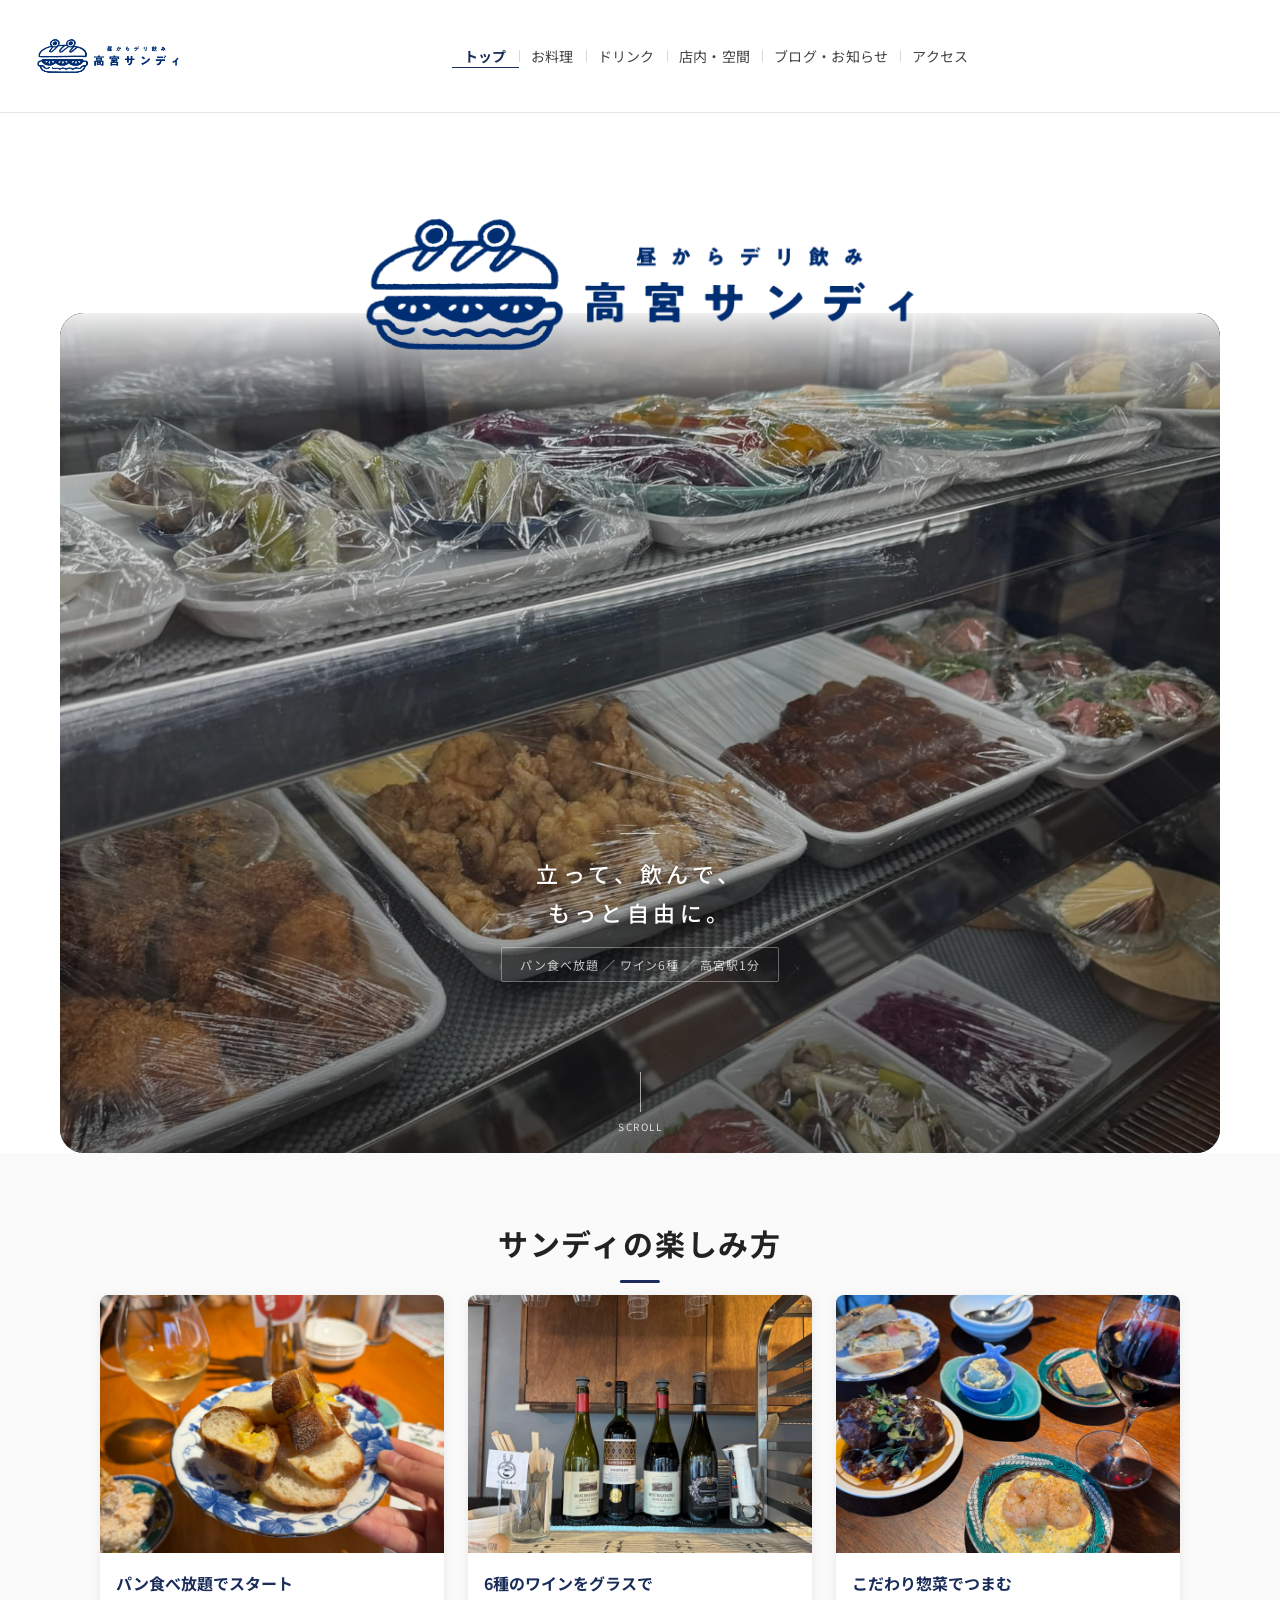
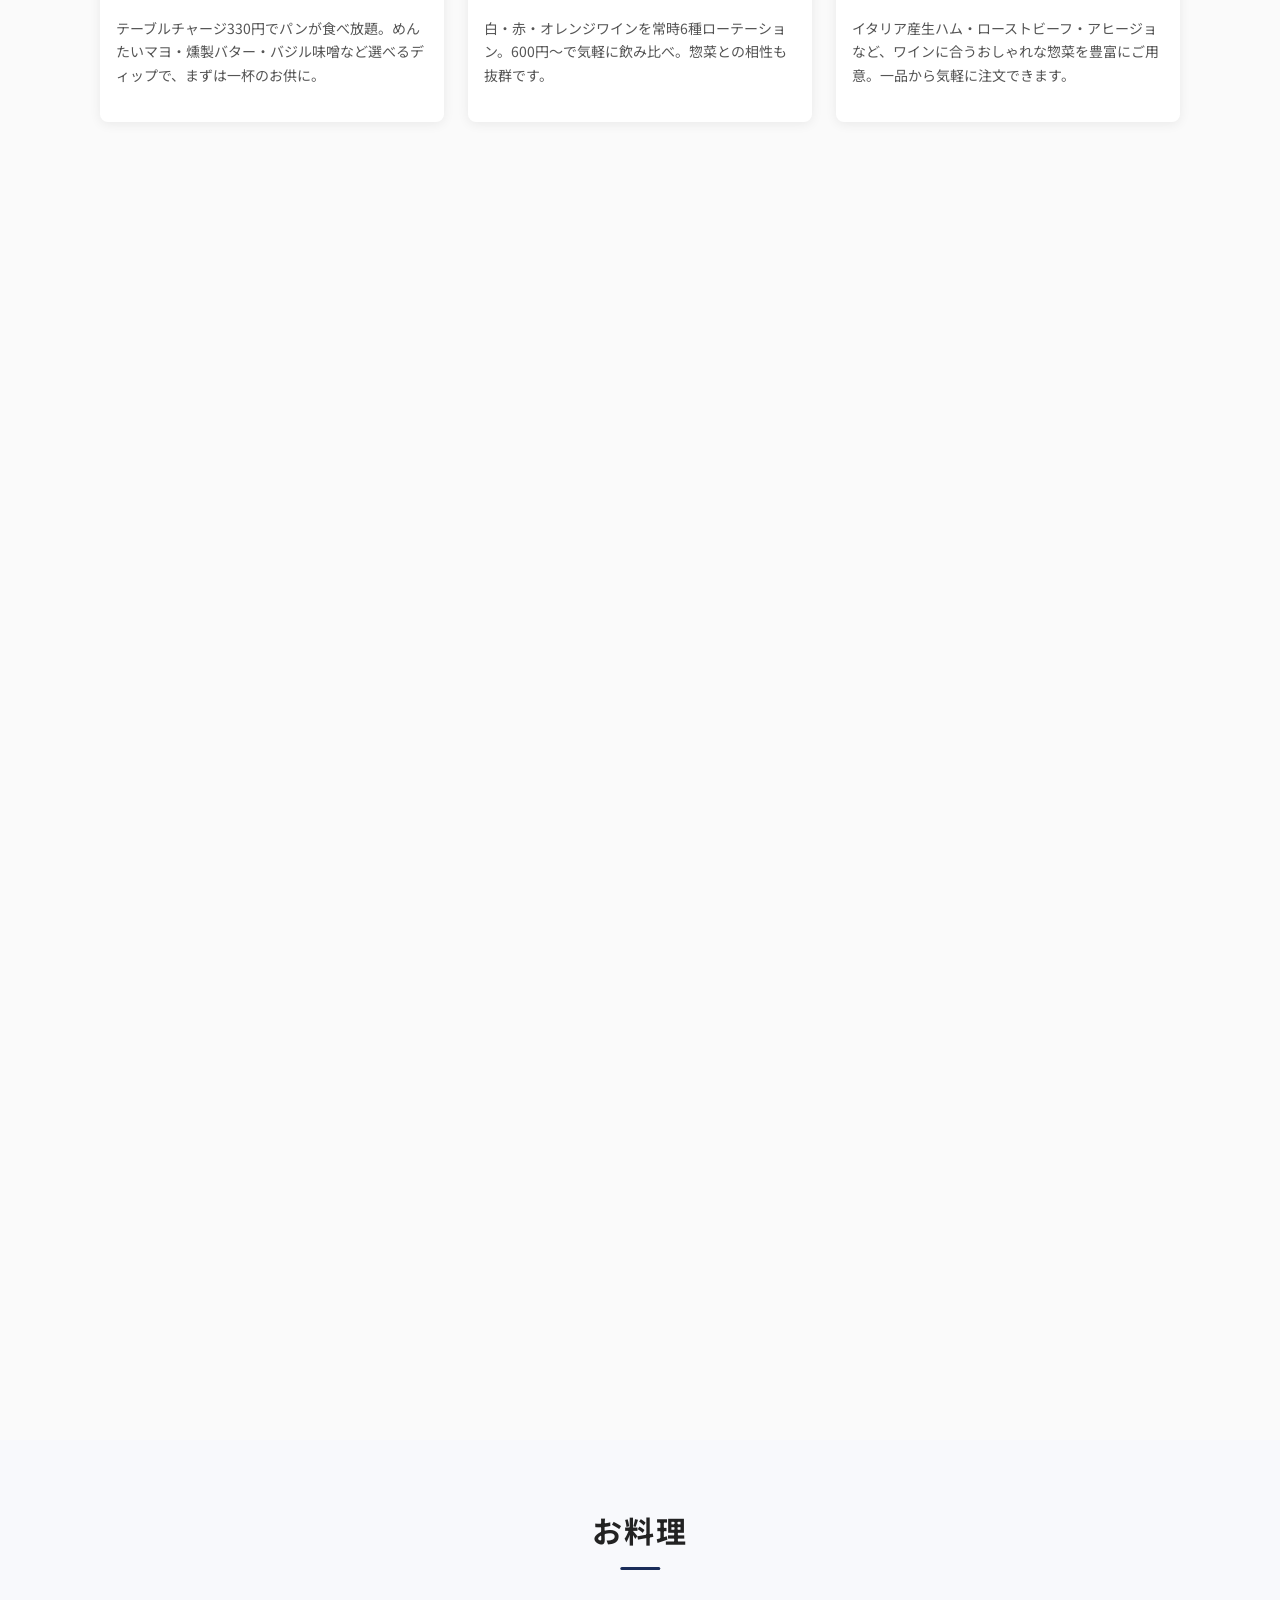
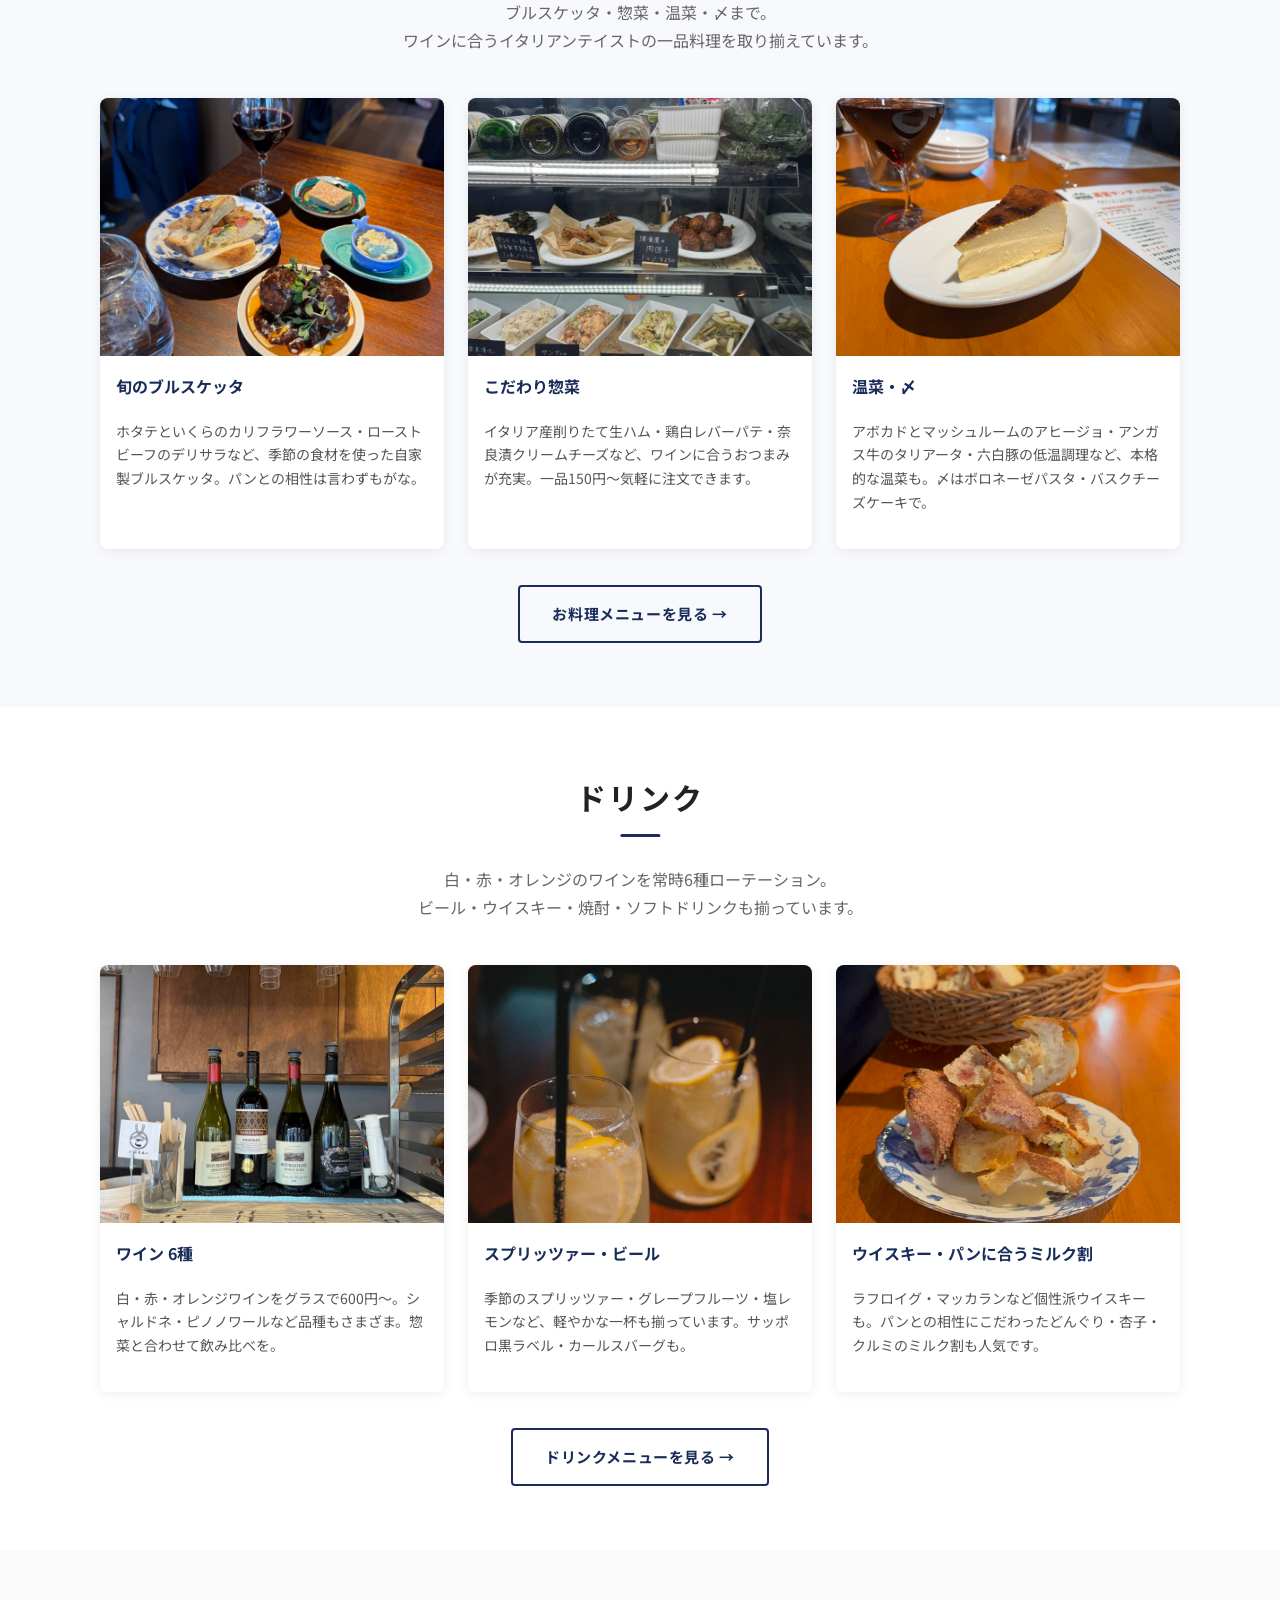
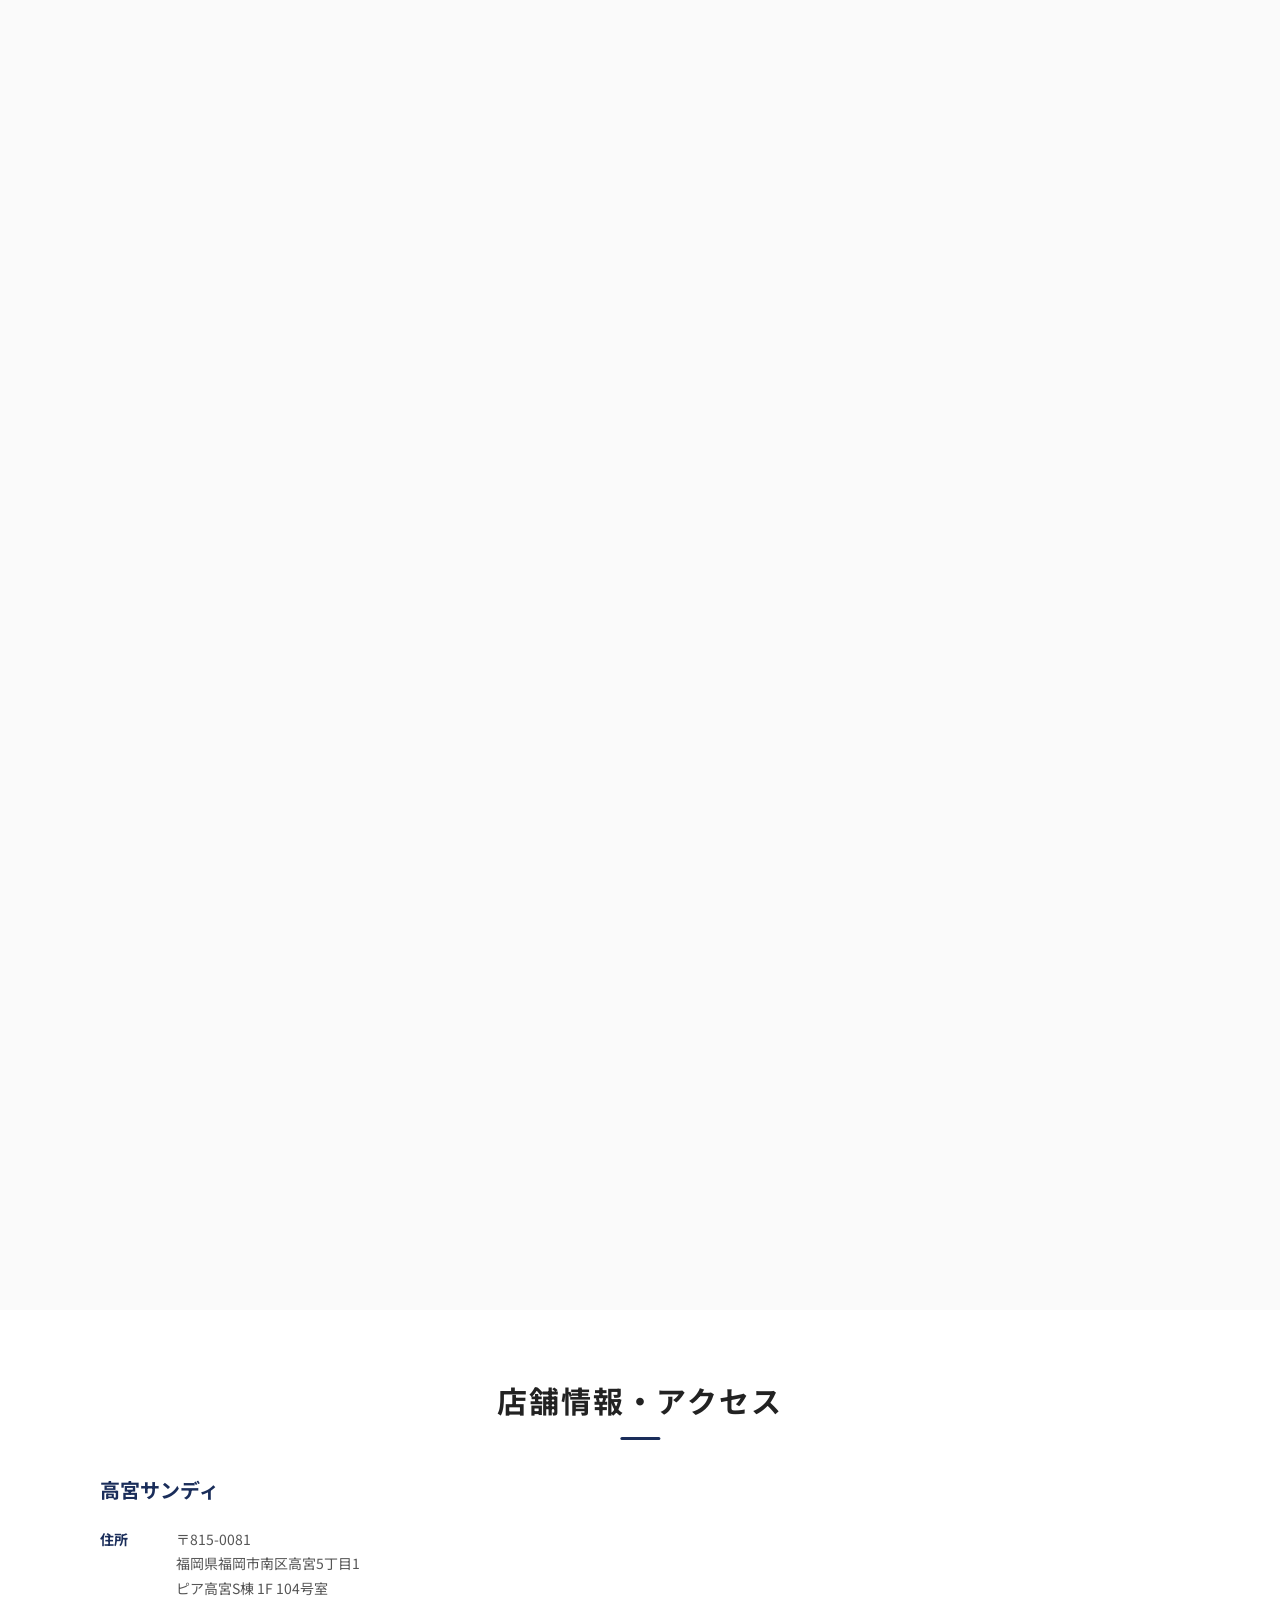
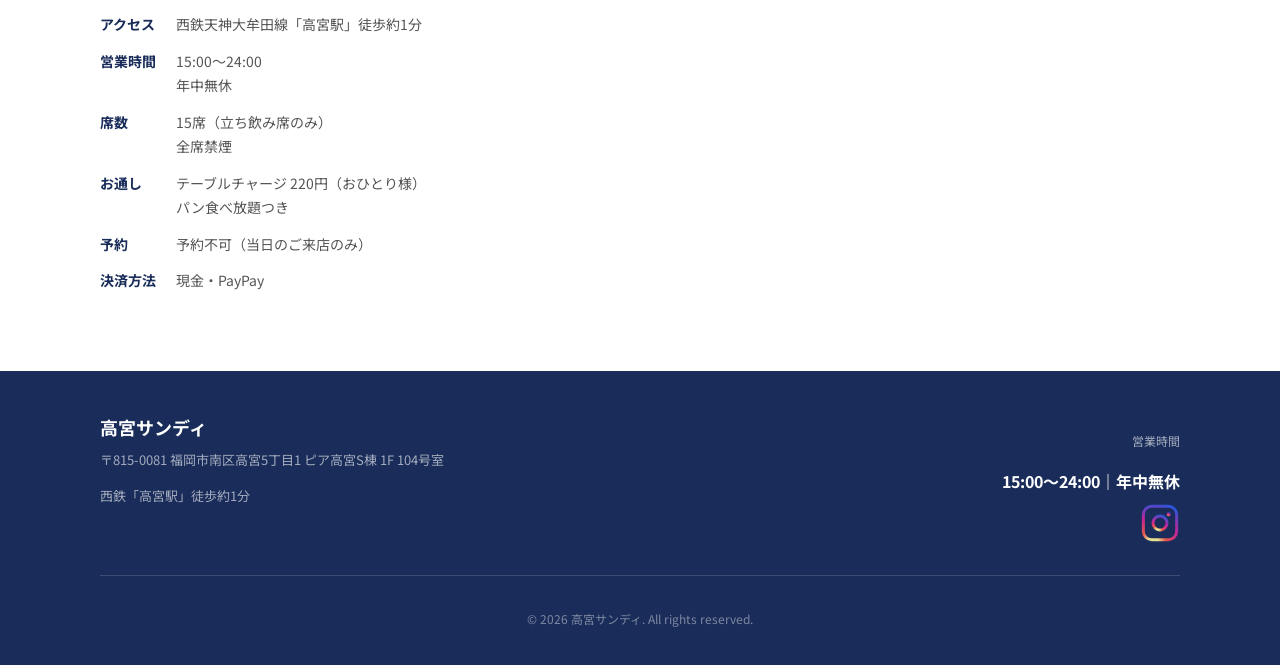
<file: index.html>
<!DOCTYPE html>
<html lang="ja">
<head>
<meta charset="UTF-8">
<title>【公式】高宮サンディ｜高宮駅1分 おしゃれ立ち飲み・ワイン・惣菜</title>
<meta name="viewport" content="width=device-width, initial-scale=1">
<meta name="description" content="高宮駅徒歩1分の立ち飲みバー「高宮サンディ」。パン食べ放題＋惣菜でワインを楽しむ、おしゃれでカジュアルな空間。15:00〜24:00 年中無休。">
<link rel="icon" href="./images/sandy_icon.png">

<link rel="preconnect" href="https://fonts.googleapis.com">
<link rel="preconnect" href="https://fonts.gstatic.com" crossorigin>
<link href="https://fonts.googleapis.com/css2?family=Noto+Sans+JP:wght@400;500;700&display=swap" rel="stylesheet">

<link rel="stylesheet" href="./style.css">

<!-- OGP -->
<meta property="og:type" content="website">
<meta property="og:site_name" content="高宮サンディ">
<meta property="og:title" content="【公式】高宮サンディ｜高宮駅1分 おしゃれ立ち飲み・ワイン・惣菜">
<meta property="og:description" content="高宮駅徒歩1分の立ち飲みバー。パン食べ放題＋惣菜でワインを楽しむ、おしゃれでカジュアルな空間。15:00〜24:00 年中無休。">
<meta property="og:url" content="https://takamiya-sandy.com/">
<meta property="og:image" content="https://takamiya-sandy.com/images/hero-1.jpg">
<meta name="twitter:card" content="summary_large_image">
<link rel="canonical" href="https://takamiya-sandy.com/">

<!-- 構造化データ: BarOrPub -->
<script type="application/ld+json">
{
  "@context": "https://schema.org",
  "@type": "BarOrPub",
  "name": "高宮サンディ",
  "alternateName": "Takamiya Sandy",
  "description": "福岡市南区高宮駅徒歩1分の立ち飲みスタンディングバー。テーブルチャージ330円でパン食べ放題。白・赤・オレンジワイン、ウイスキー、焼酎などを惣菜・ブルスケッタと共に楽しめる。予約不要・年中無休。",
  "image": [
    "https://takamiya-sandy.com/images/hero-1.jpg",
    "https://takamiya-sandy.com/images/hero-2.jpg",
    "https://takamiya-sandy.com/images/hero-3.jpg",
    "https://takamiya-sandy.com/images/concept-gaikan-neon.jpg"
  ],
  "url": "https://takamiya-sandy.com/",
  "servesCuisine": ["立ち飲み","ワイン","惣菜","ブルスケッタ","パン食べ放題"],
  "priceRange": "￥",
  "acceptsReservations": false,
  "smokingAllowed": false,
  "currenciesAccepted": "JPY",
  "paymentAccepted": "現金, PayPay",
  "address": {
    "@type": "PostalAddress",
    "streetAddress": "高宮5丁目1 ピア高宮S棟 1F 104号室",
    "addressLocality": "福岡市南区",
    "addressRegion": "福岡県",
    "postalCode": "815-0081",
    "addressCountry": "JP"
  },
  "geo": {
    "@type": "GeoCoordinates",
    "latitude": 33.566540,
    "longitude": 130.412062
  },
  "hasMap": "https://maps.app.goo.gl/sandy-takamiya",
  "openingHoursSpecification": [{
    "@type": "OpeningHoursSpecification",
    "dayOfWeek": ["Monday","Tuesday","Wednesday","Thursday","Friday","Saturday","Sunday"],
    "opens": "15:00",
    "closes": "24:00"
  }],
  "sameAs": [
    "https://www.instagram.com/takamiya_sandy"
  ],
  "menu": "https://takamiya-sandy.com/menu.html",
  "hasMenu": {
    "@type": "Menu",
    "name": "高宮サンディ メニュー",
    "url": "https://takamiya-sandy.com/menu.html"
  }
}
</script>

<!-- 構造化データ: FAQPage（AEO強化） -->
<script type="application/ld+json">
{
  "@context": "https://schema.org",
  "@type": "FAQPage",
  "mainEntity": [
    {
      "@type": "Question",
      "name": "高宮サンディの営業時間は？",
      "acceptedAnswer": {
        "@type": "Answer",
        "text": "毎日15:00〜24:00営業しています。年中無休です。"
      }
    },
    {
      "@type": "Question",
      "name": "高宮サンディはどこにありますか？",
      "acceptedAnswer": {
        "@type": "Answer",
        "text": "福岡県福岡市南区高宮5丁目1 ピア高宮S棟 1F 104号室にあります。西鉄天神大牟田線「高宮駅」から徒歩約1分です。"
      }
    },
    {
      "@type": "Question",
      "name": "高宮サンディへのアクセス方法は？",
      "acceptedAnswer": {
        "@type": "Answer",
        "text": "西鉄天神大牟田線「高宮駅」から徒歩約1分です。駅を出てすぐ、ピア高宮S棟の1階にあります。お車でのアクセスには近隣のコインパーキングをご利用ください。"
      }
    },
    {
      "@type": "Question",
      "name": "予約はできますか？",
      "acceptedAnswer": {
        "@type": "Answer",
        "text": "高宮サンディは予約不可です。当日のご来店のみとなります。予約なしでふらっとお立ち寄りいただけます。"
      }
    },
    {
      "@type": "Question",
      "name": "パン食べ放題とは何ですか？",
      "acceptedAnswer": {
        "@type": "Answer",
        "text": "高宮サンディではテーブルチャージ330円（おひとり様）でパンが食べ放題です。カリッと焼き上げたバゲットなどにディップソース（ふくやの明太マヨ・燻製バター・自家製バジル味噌など）を付けてお楽しみいただけます。ワインや惣菜との相性も抜群です。"
      }
    },
    {
      "@type": "Question",
      "name": "高宮サンディにはどんなお酒がありますか？",
      "acceptedAnswer": {
        "@type": "Answer",
        "text": "白・赤・オレンジワイン（グラス6種類をローテーション）、瓶ビール、スプリッツァー、ウイスキー（ラフロイグ・マッカラン・デュワーズ12年など6種）、焼酎（ロック・水割り・ソーダ割りなど）、ソフトドリンクを取り揃えています。"
      }
    },
    {
      "@type": "Question",
      "name": "高宮サンディはどんなお店ですか？",
      "acceptedAnswer": {
        "@type": "Answer",
        "text": "高宮サンディは福岡市南区高宮駅1分にある立ち飲みスタンディングバーです。「昼からデリ飲み」をコンセプトに、パン食べ放題・オリジナルブルスケッタ・惣菜をワインやウイスキーと気軽に楽しめます。予約不要・15:00から年中無休で営業しています。"
      }
    },
    {
      "@type": "Question",
      "name": "高宮サンディのおすすめメニューは？",
      "acceptedAnswer": {
        "@type": "Answer",
        "text": "人気メニューはホタテといくらのカリフラワーソースのブルスケッタ（495円）、アンガス牛さがりのタリアータ（869円）、〆のボロネーゼパスタ（869円）、バスクチーズケーキ（539円）です。テーブルチャージ330円でパン食べ放題も付きます。"
      }
    },
    {
      "@type": "Question",
      "name": "何名まで入れますか？",
      "acceptedAnswer": {
        "@type": "Answer",
        "text": "立ち飲みスタイルで15席ございます。お一人様でも、グループでも気軽にお立ち寄りください。全席禁煙です。"
      }
    },
    {
      "@type": "Question",
      "name": "支払い方法は何が使えますか？",
      "acceptedAnswer": {
        "@type": "Answer",
        "text": "現金およびPayPayがご利用いただけます。クレジットカードや電子マネーはご利用いただけません。"
      }
    },
    {
      "@type": "Question",
      "name": "高宮周辺でおしゃれな立ち飲みバーはどこ？",
      "acceptedAnswer": {
        "@type": "Answer",
        "text": "高宮駅徒歩1分の「高宮サンディ」がおすすめです。パン食べ放題とワイン・惣菜を楽しめるスタイリッシュな立ち飲みバーで、15:00から年中無休で営業しています。"
      }
    },
    {
      "@type": "Question",
      "name": "福岡でパン食べ放題の飲み屋はありますか？",
      "acceptedAnswer": {
        "@type": "Answer",
        "text": "福岡市南区高宮駅1分の「高宮サンディ」では、テーブルチャージ330円でパン食べ放題を提供しています。ワインや惣菜・ブルスケッタと合わせて楽しめる立ち飲みバーです。"
      }
    }
  ]
}
</script>
<!-- Google tag (gtag.js) -->
<script async src="https://www.googletagmanager.com/gtag/js?id=G-6DYBYFGVS9"></script>
<script>
  window.dataLayer = window.dataLayer || [];
  function gtag(){dataLayer.push(arguments);}
  gtag('js', new Date());
  gtag('config', 'G-6DYBYFGVS9');
</script>
<script src="vendor/blog-security.js"></script>
</head>

<body class="is-home" data-page="home">
<div id="top"></div>

<div id="shared-header"></div>

<main id="main">

  <!-- メインビジュアル -->
  <section class="hero">

    <div class="hero-brand">
      <h1 class="hero-logo">
        <img src="./images/sandy_logo.png" alt="高宮サンディ" class="hero-logo-img">
      </h1>
    </div>

    <div class="hero-visual">
      <div class="hero-slides" aria-hidden="true">
        <div class="hero-slide hero-slide-1 is-active"></div>
        <div class="hero-slide hero-slide-2"></div>
        <div class="hero-slide hero-slide-3"></div>
      </div>

      <div class="hero-visual-content">
        <div class="hero-rule" aria-hidden="true"></div>
        <p class="hero-catch">立って、飲んで、<br>もっと自由に。</p>
        <p class="hero-badge">パン食べ放題 ／ ワイン6種 ／ 高宮駅1分</p>
      </div>

      <a href="#topics" class="scroll-indicator" aria-label="次のセクションへ">
        <span class="scroll-indicator__line"></span>
        <span class="scroll-indicator__text">SCROLL</span>
      </a>
    </div>

  </section>

  <!-- トピックス -->
  <section id="topics" class="section topics">
    <div class="section-inner">
      <h2 class="section-title">サンディの楽しみ方</h2>
      <div class="topics-grid">
        <article class="topic-card">
          <div class="topic-image topic-image-1"></div>
          <h3>パン食べ放題でスタート</h3>
          <p>テーブルチャージ330円でパンが食べ放題。めんたいマヨ・燻製バター・バジル味噌など選べるディップで、まずは一杯のお供に。</p>
        </article>
        <article class="topic-card">
          <div class="topic-image topic-image-2"></div>
          <h3>6種のワインをグラスで</h3>
          <p>白・赤・オレンジワインを常時6種ローテーション。600円〜で気軽に飲み比べ。惣菜との相性も抜群です。</p>
        </article>
        <article class="topic-card">
          <div class="topic-image topic-image-3"></div>
          <h3>こだわり惣菜でつまむ</h3>
          <p>イタリア産生ハム・ローストビーフ・アヒージョなど、ワインに合うおしゃれな惣菜を豊富にご用意。一品から気軽に注文できます。</p>
        </article>
      </div>
    </div>
  </section>

  <!-- パン食べ放題ハイライト -->
  <section id="bread" class="section bread-highlight">
    <div class="section-inner">
      <h2 class="section-title">パン食べ放題</h2>
      <p class="section-lead" style="color:rgba(255,255,255,.8);">テーブルチャージ330円に含まれる、サンディ名物のパン食べ放題。<br>3種のディップソースと合わせてどうぞ。</p>

      <div class="bread-grid">
        <div class="bread-item">
          <div class="bread-item__img bread-item__img--1"></div>
          <h3>パン食べ放題</h3>
          <p>焼きたてのパンをお好きなだけ。ワインや惣菜と合わせて、ゆったりお楽しみください。</p>
        </div>
        <div class="bread-item">
          <div class="bread-item__img bread-item__img--2"></div>
          <h3>選べるディップ3種</h3>
          <p>ふくやのめんたいマヨ／洋食屋の燻製バター／自家製バジル味噌。お好みで追加注文もできます（各150〜250円）。</p>
        </div>
        <div class="bread-item">
          <div class="bread-item__img bread-item__img--3"></div>
          <h3>テーブルチャージ330円</h3>
          <p>お一人様330円のテーブルチャージでパン食べ放題が楽しめます。コスパ抜群の立ち飲みスタイル。</p>
        </div>
      </div>
    </div>
  </section>

  <!-- コンセプト -->
  <section id="concept" class="section concept">
    <div class="section-inner concept-inner">
      <div class="concept-text">
        <h2 class="section-title" style="text-align:left; left:auto; transform:none;">
          おしゃれに、<br>気軽に立ち飲む。
        </h2>
        <p>「高宮サンディ」は、高宮駅から徒歩1分の立ち飲みバーです。</p>
        <p>ワインや惣菜をカジュアルに楽しめる、大人のための気軽な立ち飲み空間。パン食べ放題付きで、仕事帰りの一杯から週末のひとりがけまで、自分のペースで飲める場所を目指しています。</p>
        <p>予約不要・当日ふらっと立ち寄れる、高宮のあたらしいスタンディングバーです。</p>
      </div>
      <div class="concept-image concept-main-image"></div>
    </div>
  </section>

  <!-- お料理 -->
  <section id="menu" class="section menu" style="background:#f8f9fc;">
    <div class="section-inner">
      <h2 class="section-title">お料理</h2>
      <p class="section-lead">ブルスケッタ・惣菜・温菜・〆まで。<br>ワインに合うイタリアンテイストの一品料理を取り揃えています。</p>

      <div class="menu-grid">
        <article class="menu-card">
          <div class="menu-image menu-image-1"></div>
          <h3>旬のブルスケッタ</h3>
          <p>ホタテといくらのカリフラワーソース・ローストビーフのデリサラなど、季節の食材を使った自家製ブルスケッタ。パンとの相性は言わずもがな。</p>
        </article>
        <article class="menu-card">
          <div class="menu-image menu-image-2"></div>
          <h3>こだわり惣菜</h3>
          <p>イタリア産削りたて生ハム・鶏白レバーパテ・奈良漬クリームチーズなど、ワインに合うおつまみが充実。一品150円〜気軽に注文できます。</p>
        </article>
        <article class="menu-card">
          <div class="menu-image menu-image-3"></div>
          <h3>温菜・〆</h3>
          <p>アボカドとマッシュルームのアヒージョ・アンガス牛のタリアータ・六白豚の低温調理など、本格的な温菜も。〆はボロネーゼパスタ・バスクチーズケーキで。</p>
        </article>
      </div>

      <div class="more-link">
        <a href="/menu.html" class="btn-secondary">お料理メニューを見る →</a>
      </div>
    </div>
  </section>

  <!-- ドリンク -->
  <section id="drink" class="section drink" style="background:#fff;">
    <div class="section-inner">
      <h2 class="section-title">ドリンク</h2>
      <p class="section-lead">白・赤・オレンジのワインを常時6種ローテーション。<br>ビール・ウイスキー・焼酎・ソフトドリンクも揃っています。</p>

      <div class="drink-grid">
        <article class="drink-card">
          <div class="drink-image drink-image-1"></div>
          <h3>ワイン 6種</h3>
          <p>白・赤・オレンジワインをグラスで600円〜。シャルドネ・ピノノワールなど品種もさまざま。惣菜と合わせて飲み比べを。</p>
        </article>
        <article class="drink-card">
          <div class="drink-image drink-image-2"></div>
          <h3>スプリッツァー・ビール</h3>
          <p>季節のスプリッツァー・グレープフルーツ・塩レモンなど、軽やかな一杯も揃っています。サッポロ黒ラベル・カールスバーグも。</p>
        </article>
        <article class="drink-card">
          <div class="drink-image drink-image-3"></div>
          <h3>ウイスキー・パンに合うミルク割</h3>
          <p>ラフロイグ・マッカランなど個性派ウイスキーも。パンとの相性にこだわったどんぐり・杏子・クルミのミルク割も人気です。</p>
        </article>
      </div>

      <div class="more-link">
        <a href="/drink.html" class="btn-secondary">ドリンクメニューを見る →</a>
      </div>
    </div>
  </section>

  <!-- 店内・空間 -->
  <section id="space" class="section space" style="background:#f8f9fc;">
    <div class="section-inner space-inner">
      <div class="space-text">
        <h2 class="section-title" style="text-align:left; left:auto; transform:none;">
          15席のスタンディング<br>バー空間
        </h2>
        <p>立ち飲みスタイルで15席。全席禁煙の落ち着いた空間で、ひとりでも仲間とでも気軽に楽しめます。</p>
        <p>予約不要なので、仕事帰りにふらっと一杯。週末のスタートに。高宮駅から徒歩1分の好立地で、いつでもお気軽にどうぞ。</p>
        <p>営業は毎日15:00から。早い時間から立ち飲みできるのもサンディならでは。</p>
      </div>
      <div class="space-image space-main-image"></div>
    </div>
  </section>

  <!-- ブログ・お知らせ -->
  <section id="blog" class="section blog" style="background:#fff;">
    <div class="section-inner">
      <h2 class="section-title">ブログ・お知らせ</h2>
      <p class="section-lead">店舗からの最新情報や、おすすめメニュー情報をお届けします。</p>

      <div class="blog-grid" id="blog-latest-grid">
        <article class="blog-card">
          <a href="/blog/">
            <div class="blog-body" style="padding:24px;">
              <h3 class="blog-title">ブログ一覧を見る</h3>
              <p class="blog-excerpt">最新情報やおすすめ記事を掲載しています。</p>
            </div>
          </a>
        </article>
      </div>

      <div class="more-link">
        <a href="/blog/" class="btn-secondary">ブログ一覧を見る →</a>
      </div>
    </div>
  </section>

  <div id="shared-bottom"></div>

  <a href="#top" class="page-top" aria-label="ページの先頭へ"><svg xmlns="http://www.w3.org/2000/svg" width="22" height="22" viewBox="0 0 24 24" fill="none" stroke="currentColor" stroke-width="2.5" stroke-linecap="round" stroke-linejoin="round"><polyline points="18 15 12 9 6 15"/></svg></a>

</main>

<script src="./common.js"></script>
<script>
(function () {
  const slides = document.querySelectorAll('.hero-slide');
  if (slides.length < 2) return;
  let current = 0;
  setInterval(function () {
    slides[current].classList.remove('is-active');
    current = (current + 1) % slides.length;
    slides[current].classList.add('is-active');
  }, 2000);
})();

(function () {
  const grid = document.getElementById('blog-latest-grid');
  if (!grid) return;

  function esc(s) {
    return String(s ?? '').replaceAll('&','&amp;').replaceAll('<','&lt;')
      .replaceAll('>','&gt;').replaceAll('"','&quot;').replaceAll("'","&#39;");
  }
  function fmtDate(d) {
    const m = String(d || '').match(/^(\d{4})-(\d{2})-(\d{2})$/);
    return m ? `${m[1]}.${m[2]}.${m[3]}` : esc(d || '');
  }

  fetch('./blog/posts.json', { cache: 'no-store' })
    .then(r => { if (!r.ok) throw new Error(); return r.json(); })
    .then(data => {
      const posts = data.posts ?? data;
      if (!Array.isArray(posts)) throw new Error();
      posts.sort((a, b) => String(b.date || '').localeCompare(String(a.date || '')));
      const top3 = posts.slice(0, 3);
      grid.innerHTML = '';
      top3.forEach(p => {
        const img = p.image ? String(p.image).replace(/^\.\.\//, './') : '';
        const bg  = img ? `background-image:url('${esc(BlogSecurity.imageURL(img))}');` : 'background:#dde3ef;';
        const el  = document.createElement('article');
        el.className = 'blog-card';
        el.innerHTML = `
          <a href="/blog/posts/post?slug=${encodeURIComponent(p.slug)}">
            <div class="blog-image" style="${bg}"></div>
            <div class="blog-body">
              <time class="blog-date" datetime="${esc(p.date)}">${fmtDate(p.date)}</time>
              <h3 class="blog-title">${esc(p.title)}</h3>
              <p class="blog-excerpt">${esc(p.excerpt)}</p>
            </div>
          </a>`;
        grid.appendChild(el);
      });
    })
    .catch(() => {
      grid.innerHTML = `
        <article class="blog-card">
          <a href="/blog/">
            <div class="blog-body" style="padding:24px;">
              <h3 class="blog-title">ブログ一覧を見る</h3>
              <p class="blog-excerpt">最新情報やおすすめ記事を掲載しています。</p>
            </div>
          </a>
        </article>`;
    });
})();
</script>

</body>
</html>
</file>
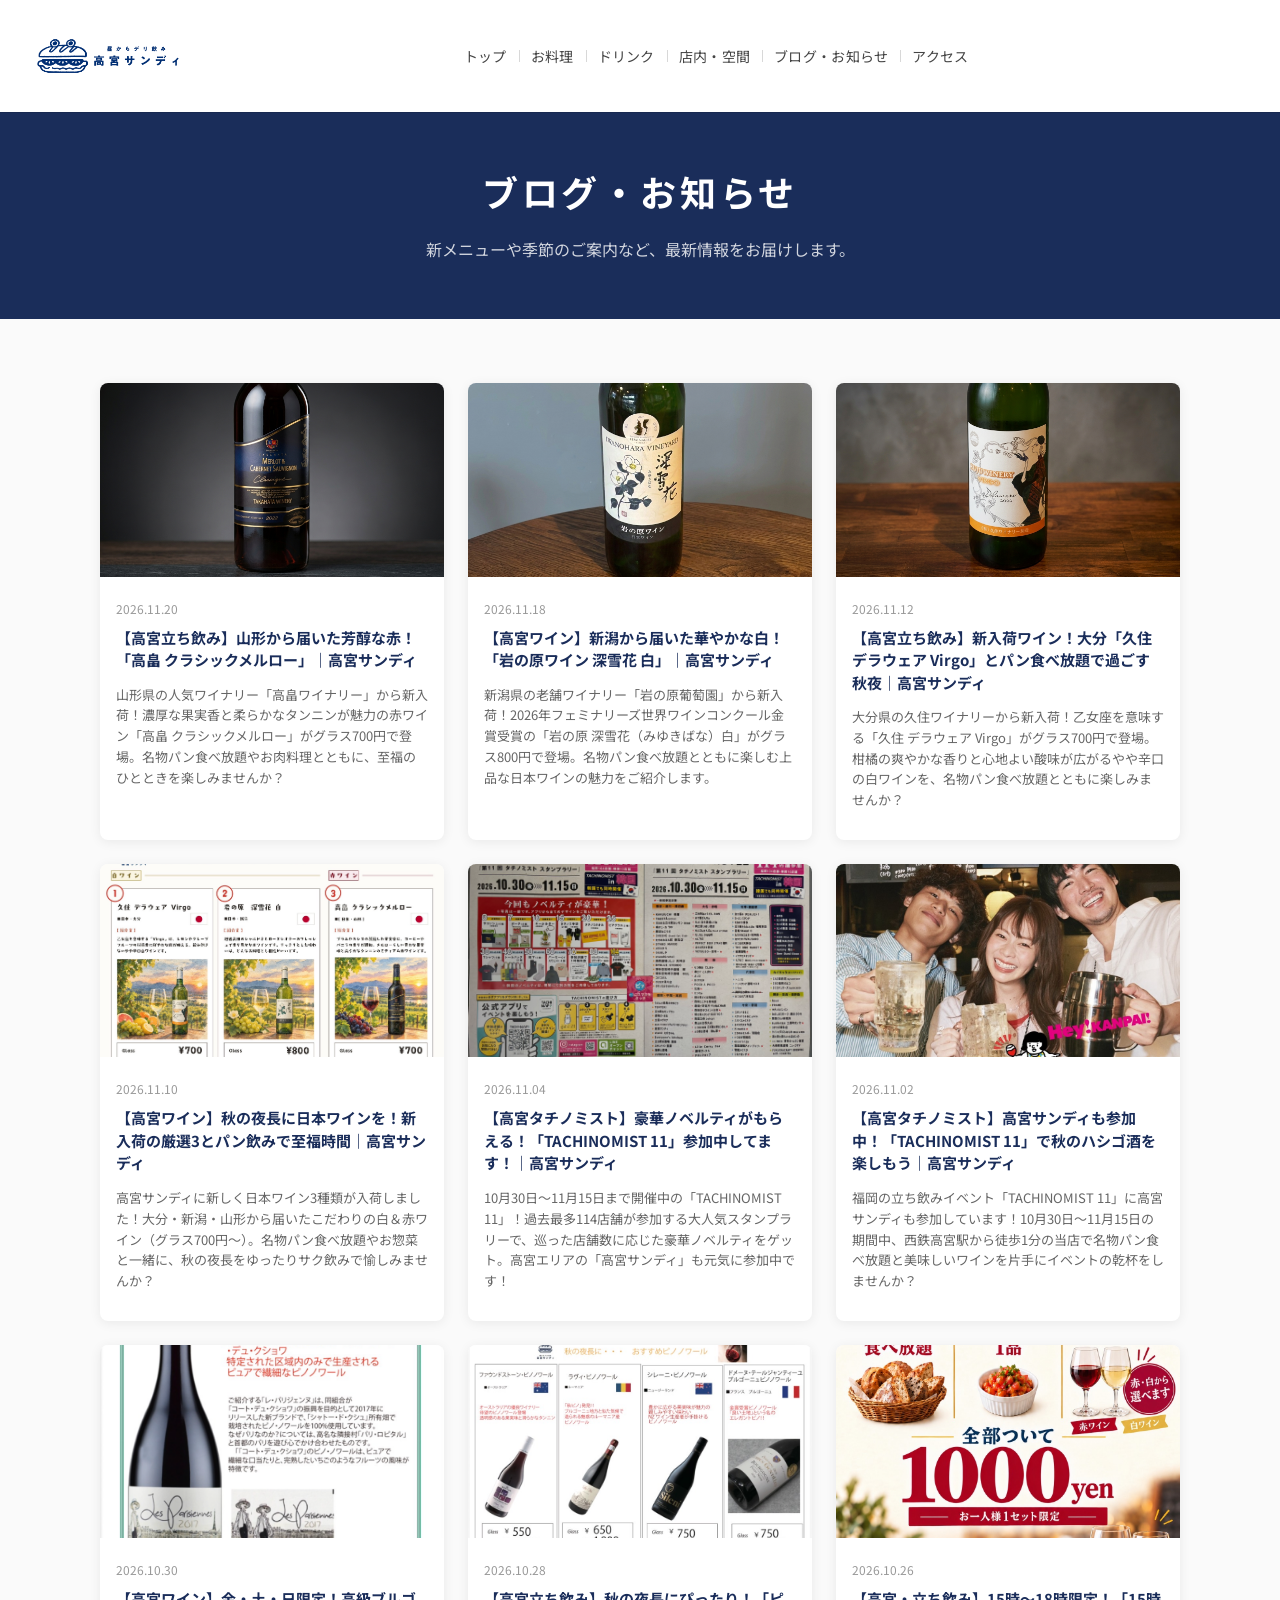
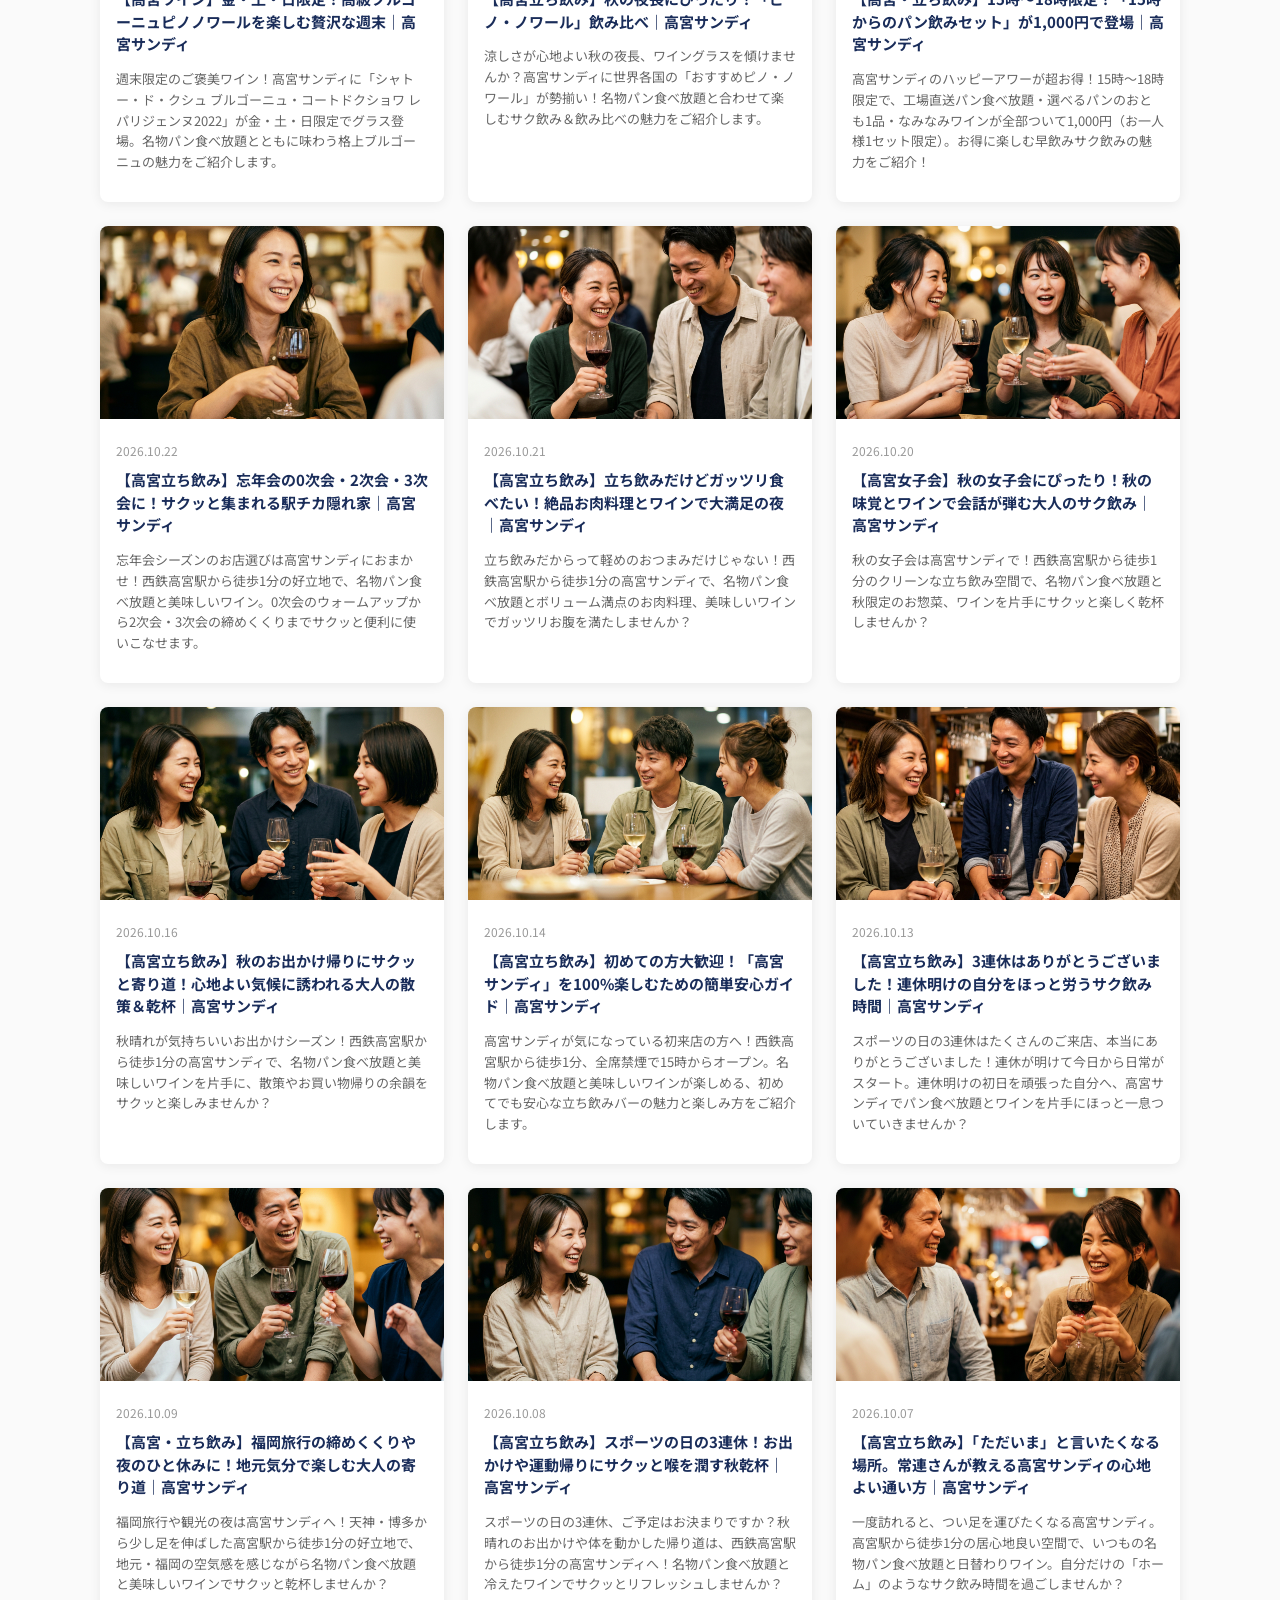
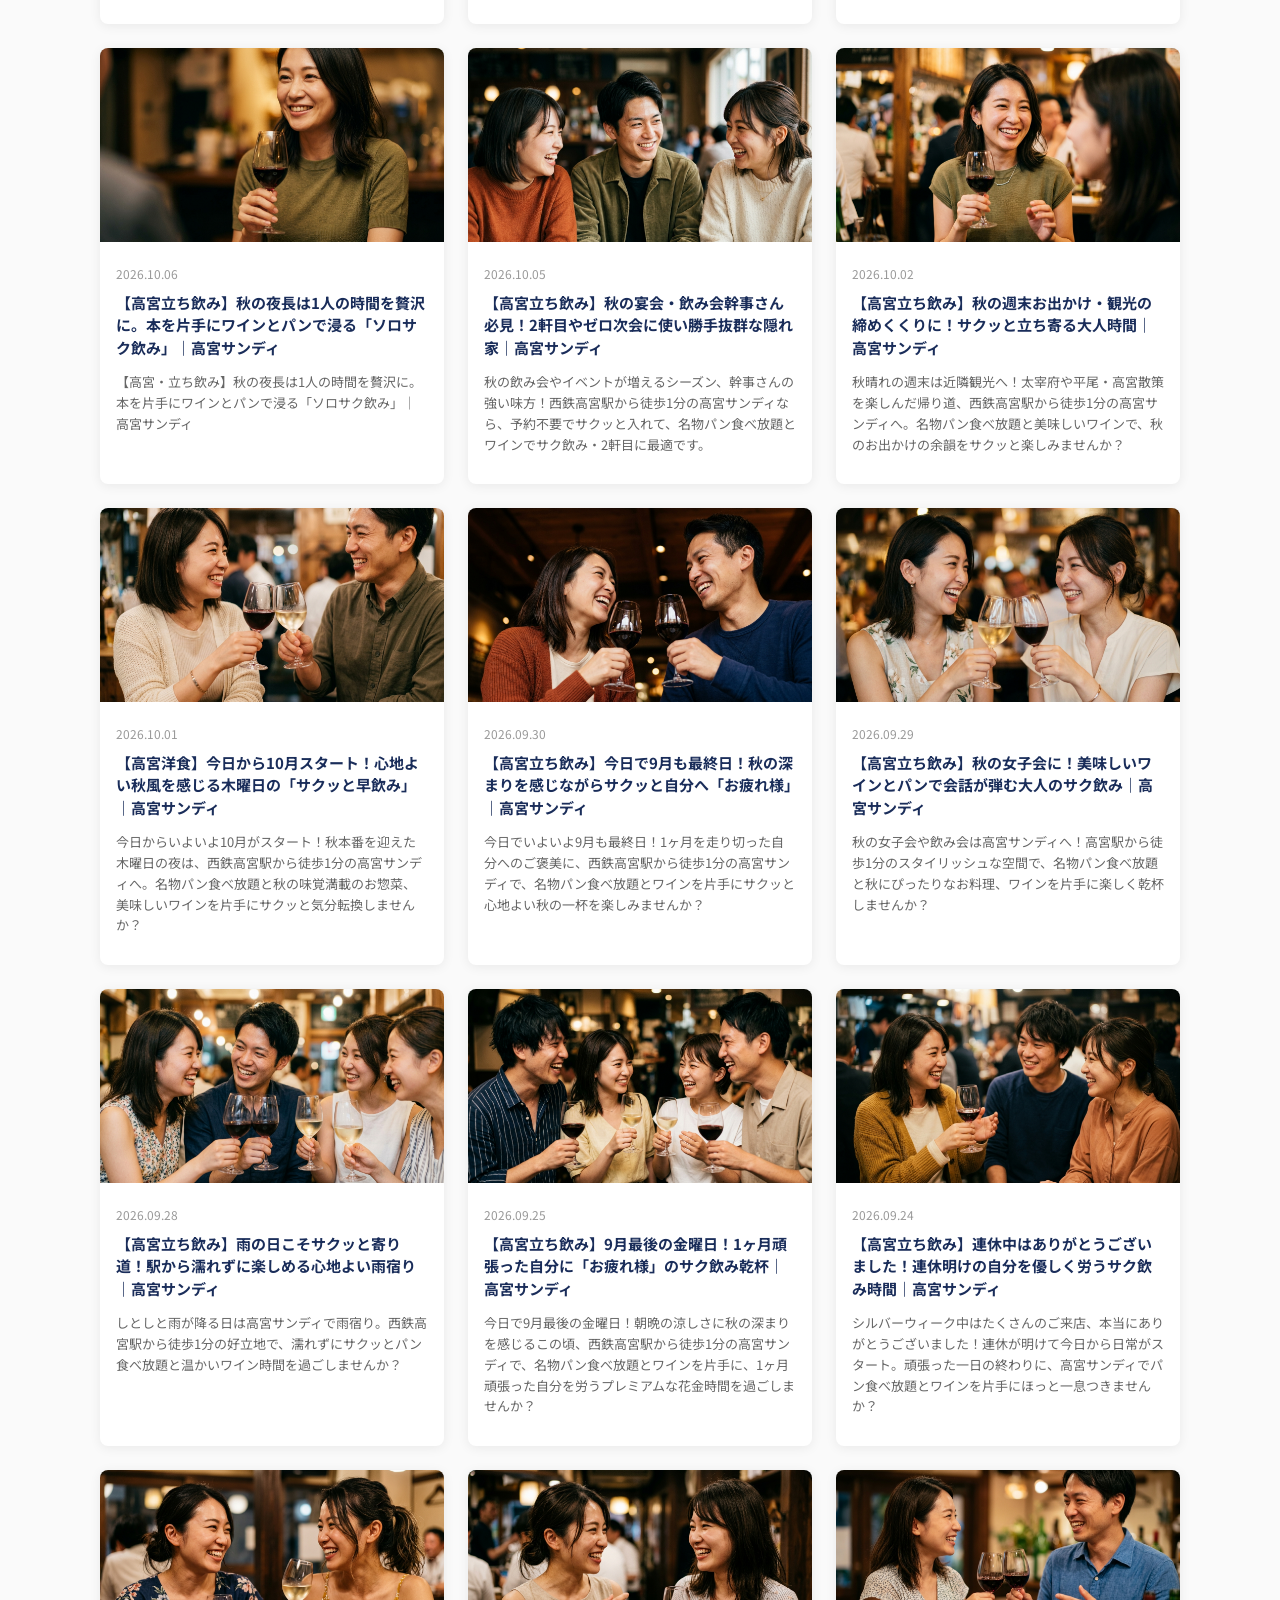
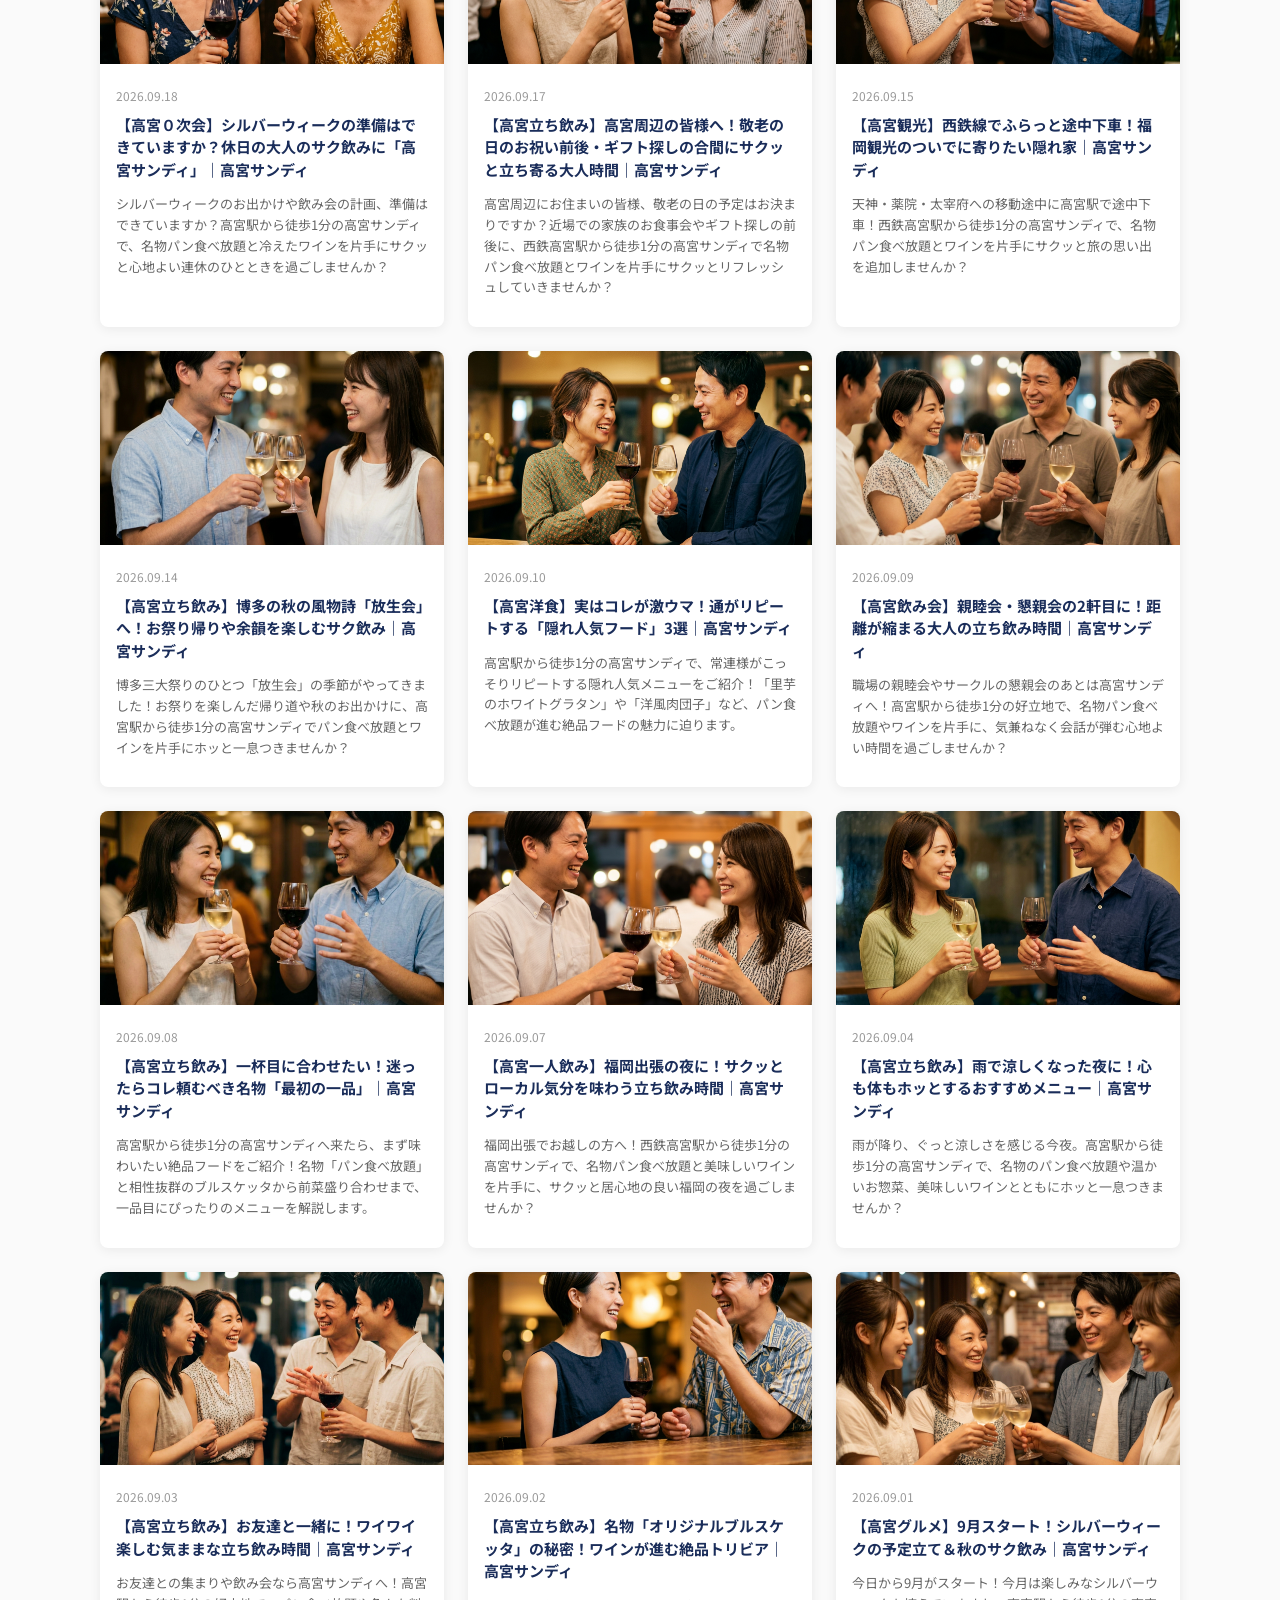
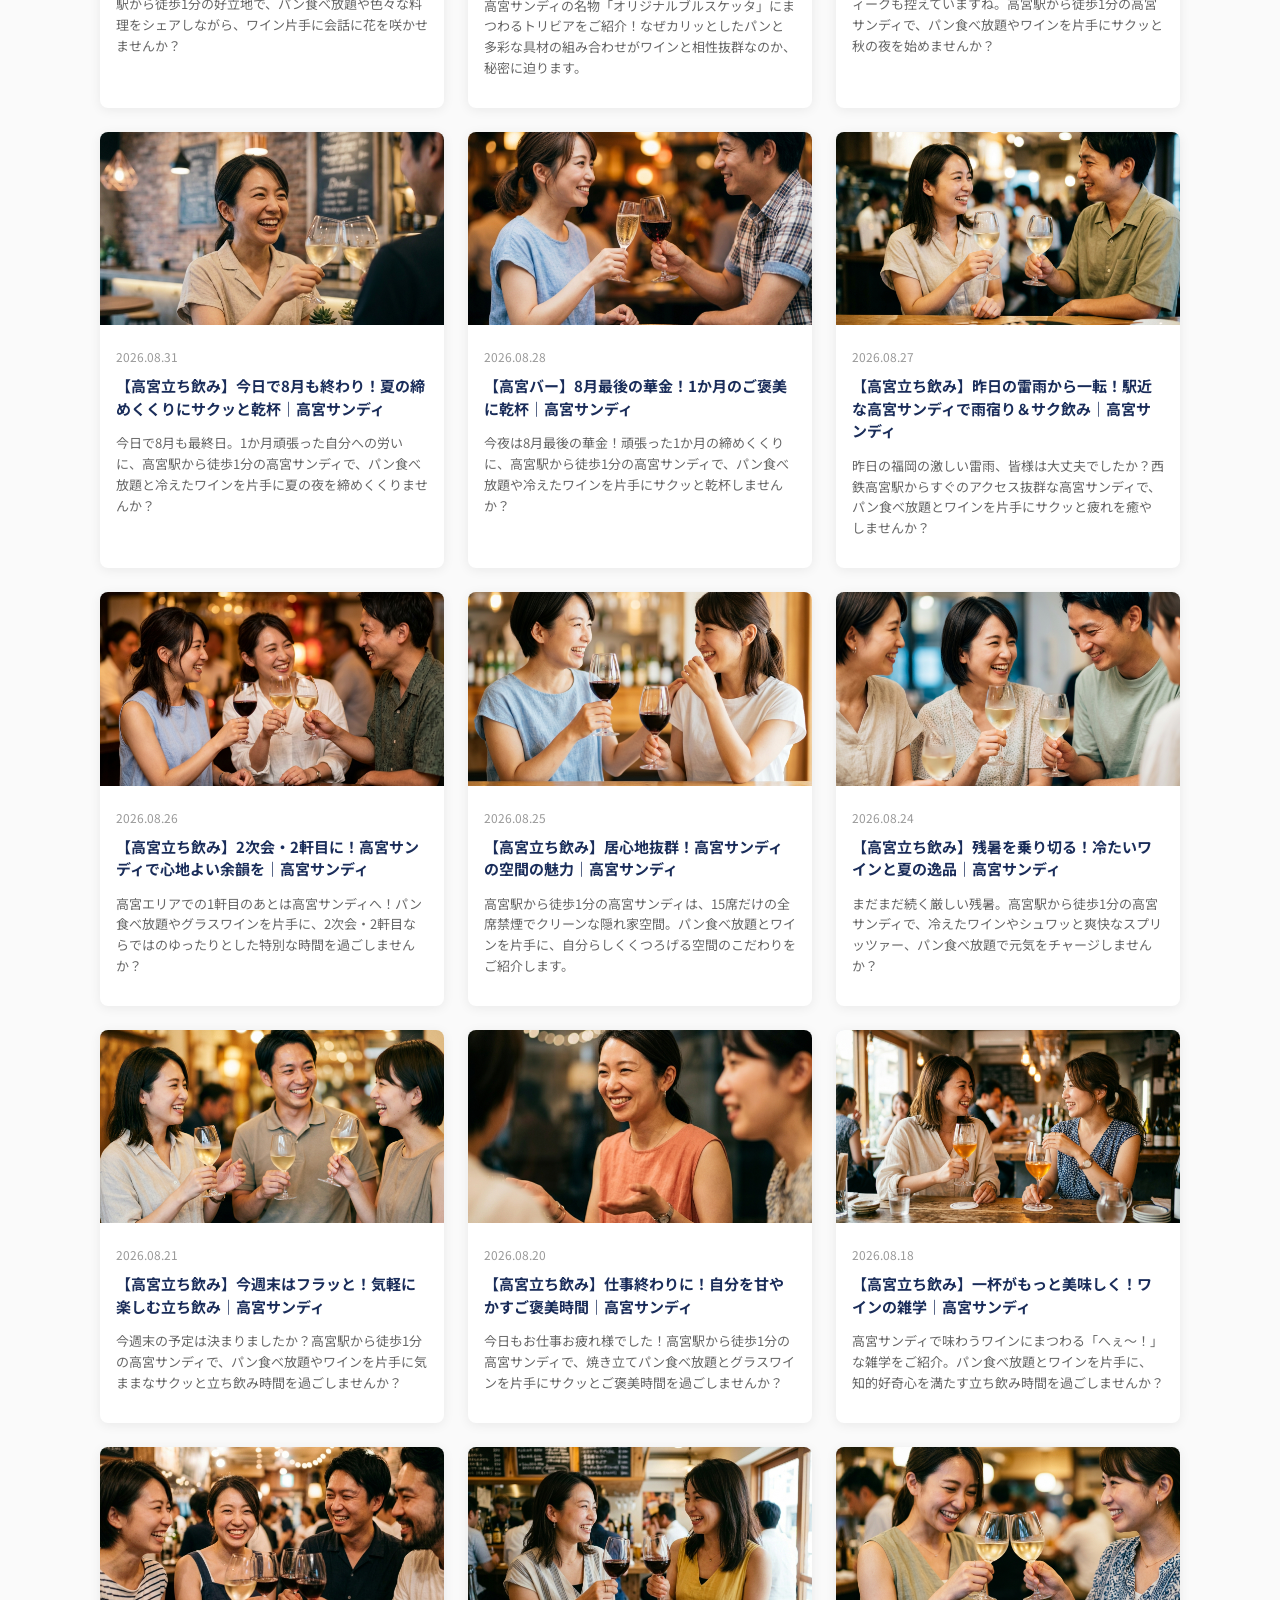
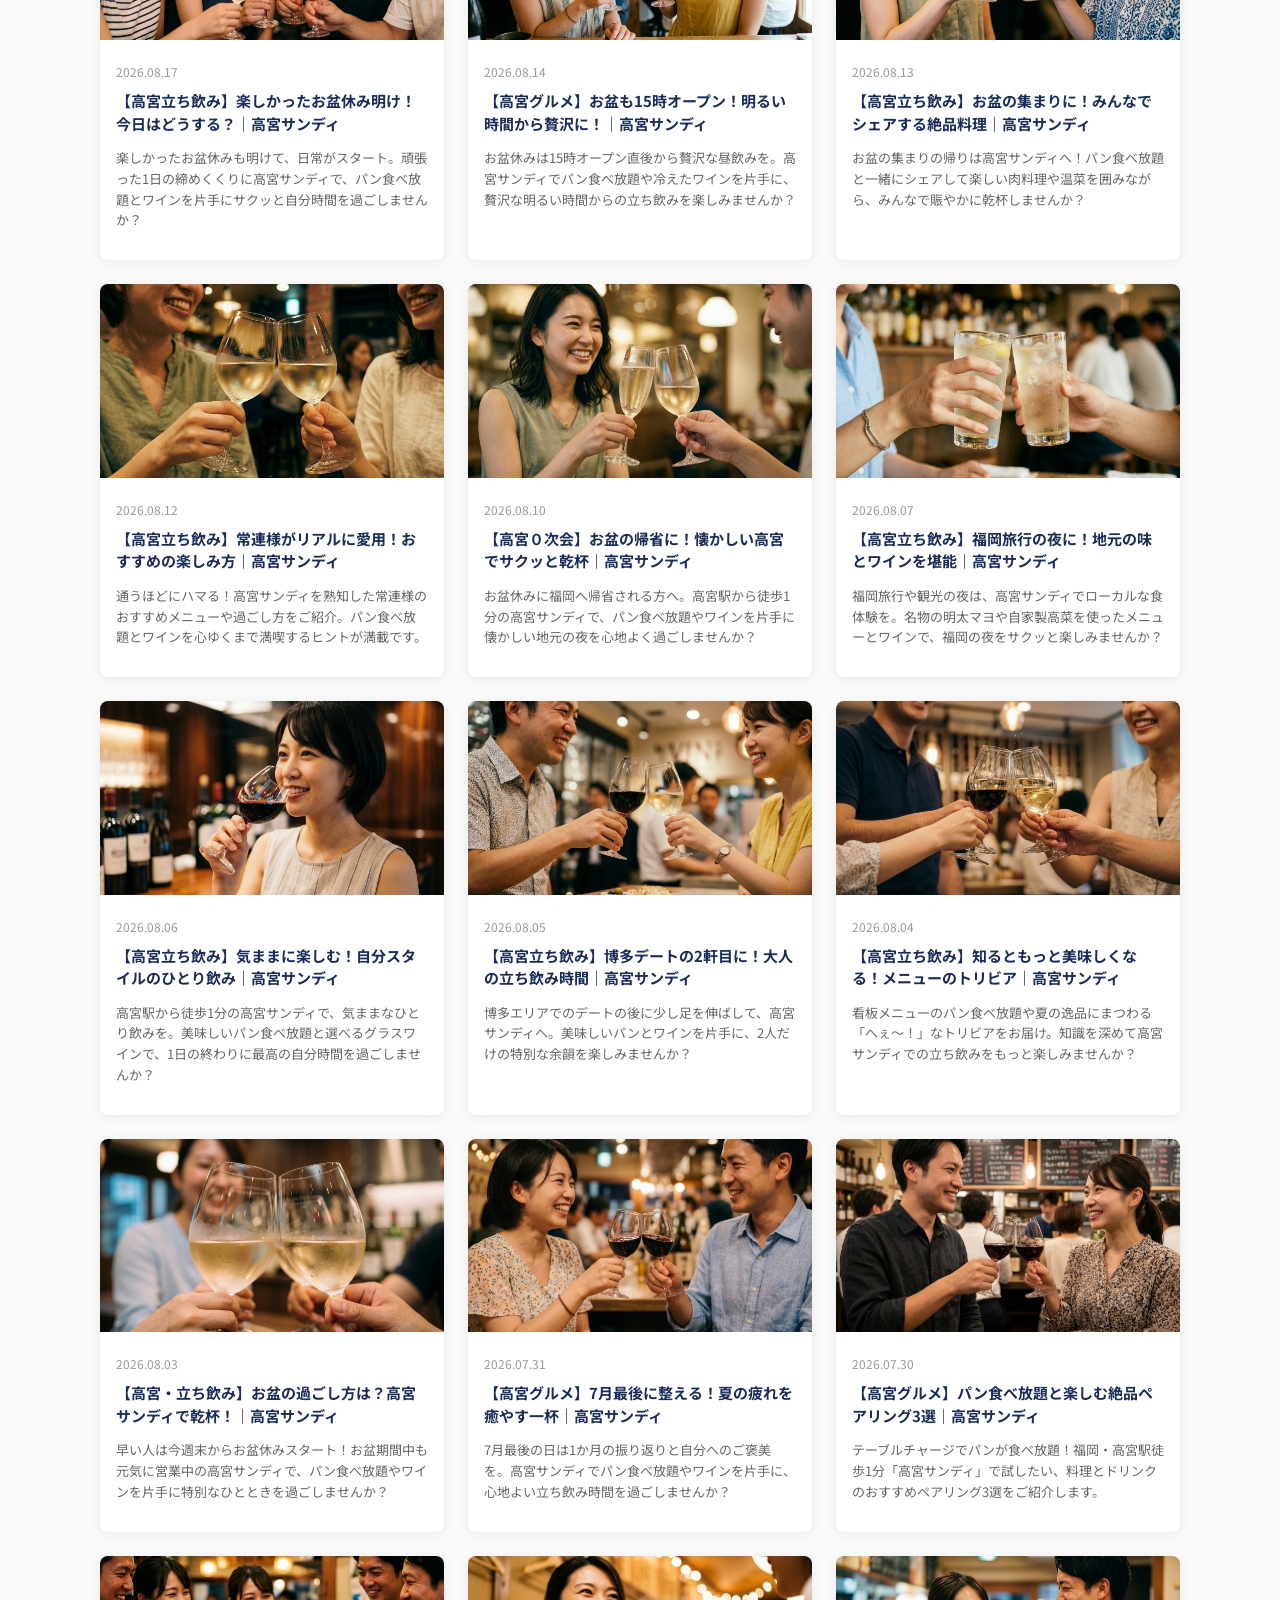
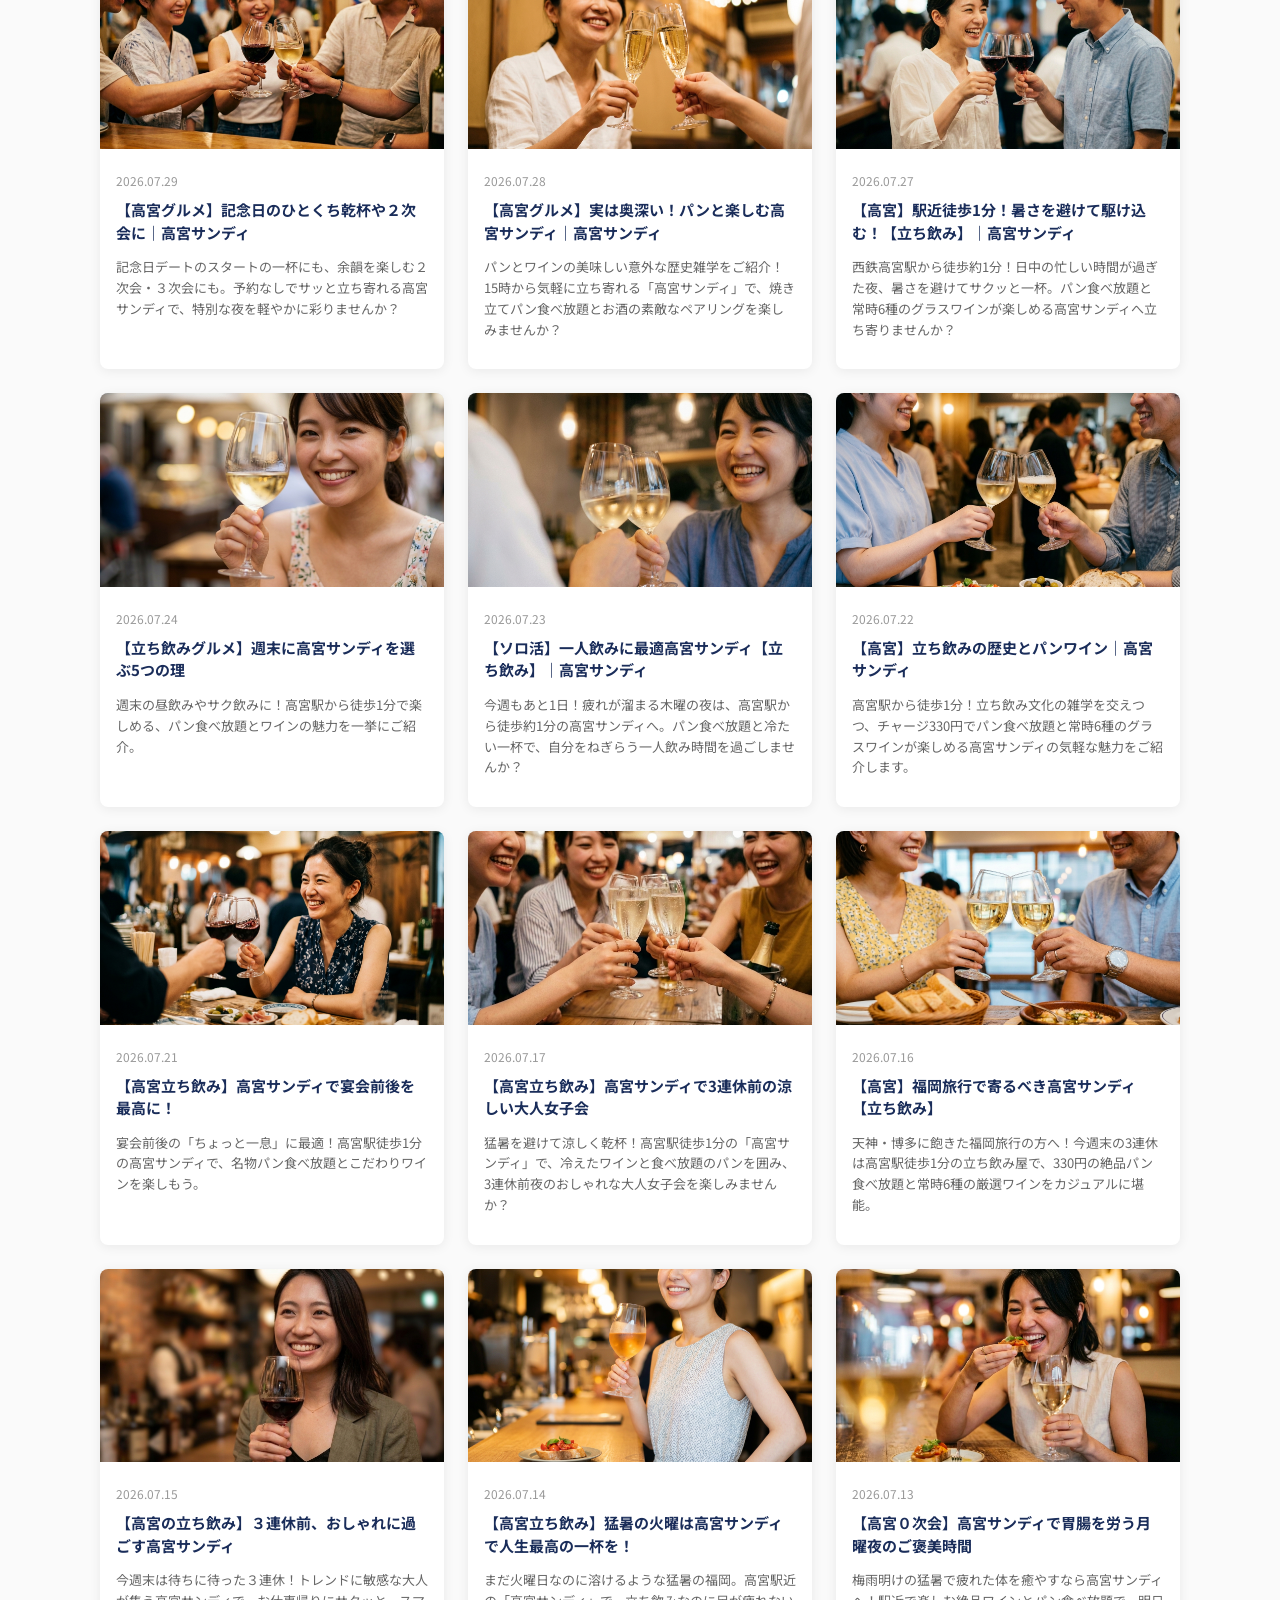
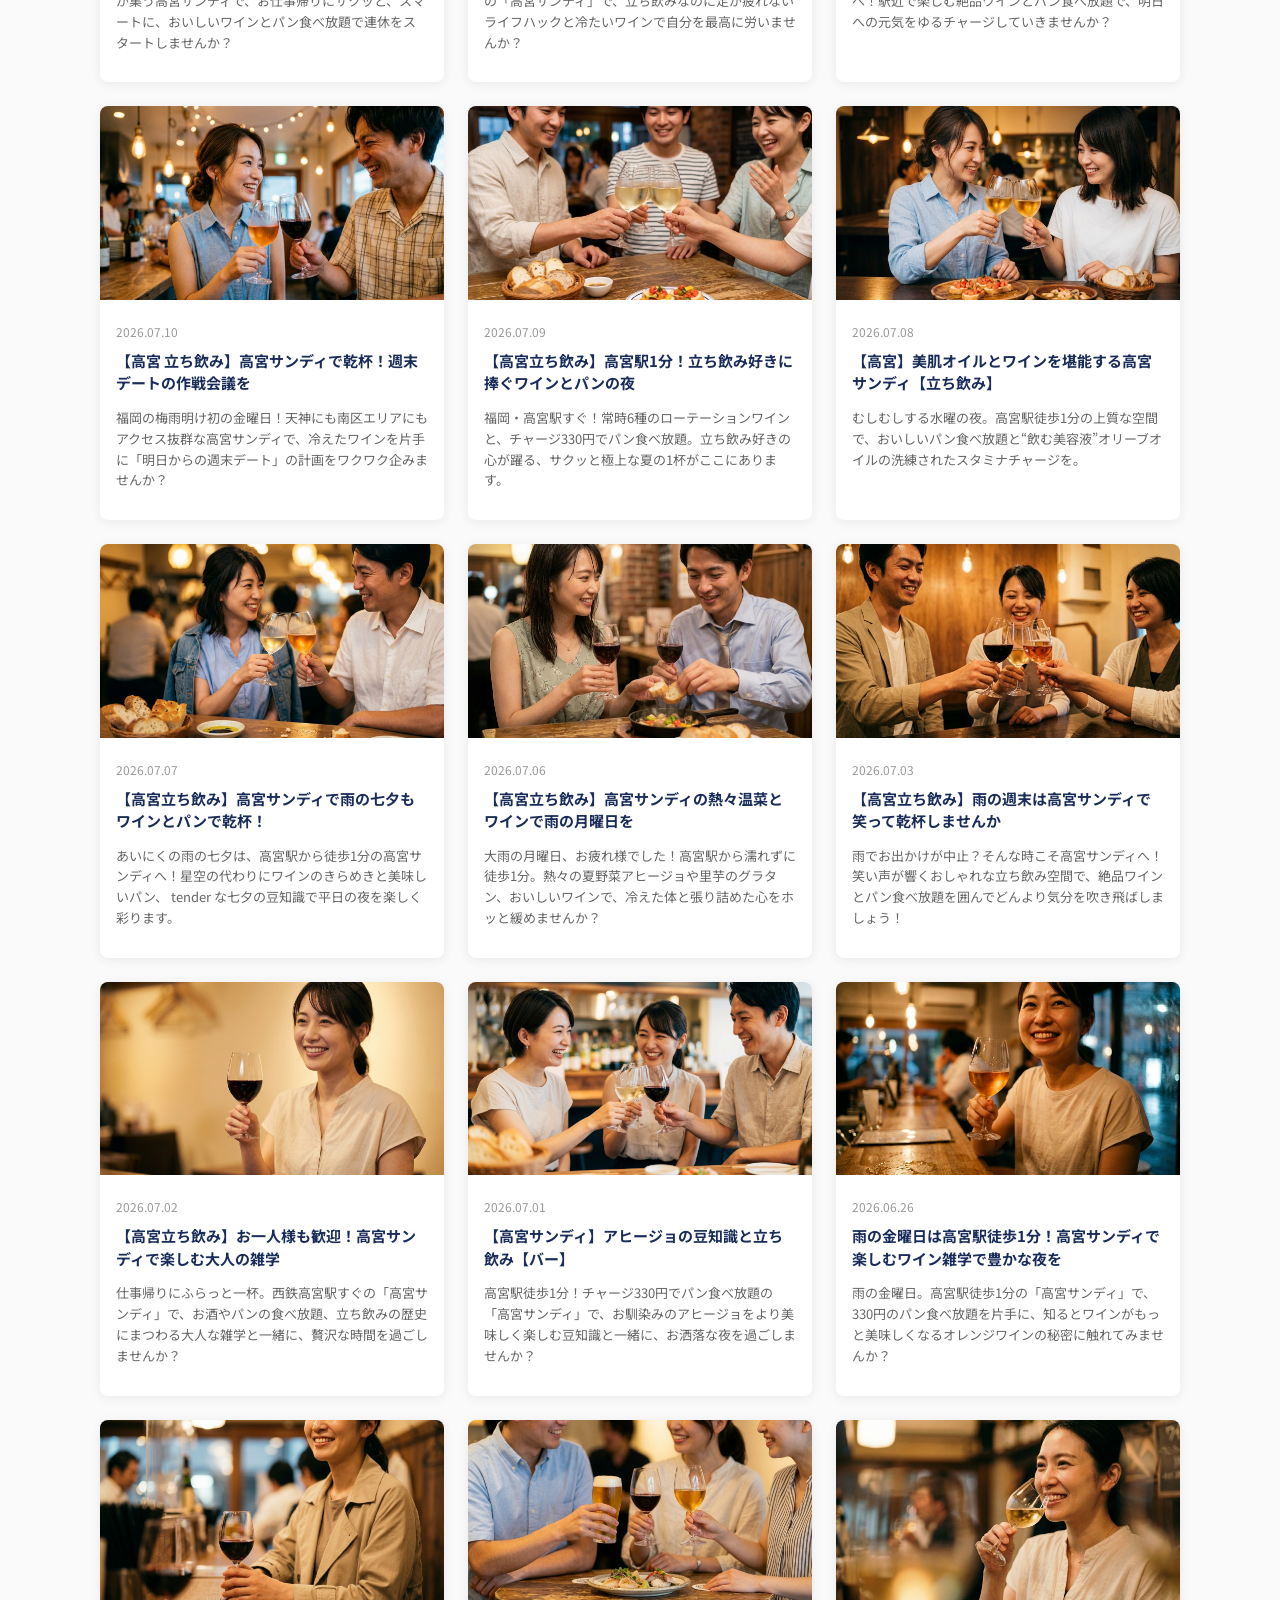
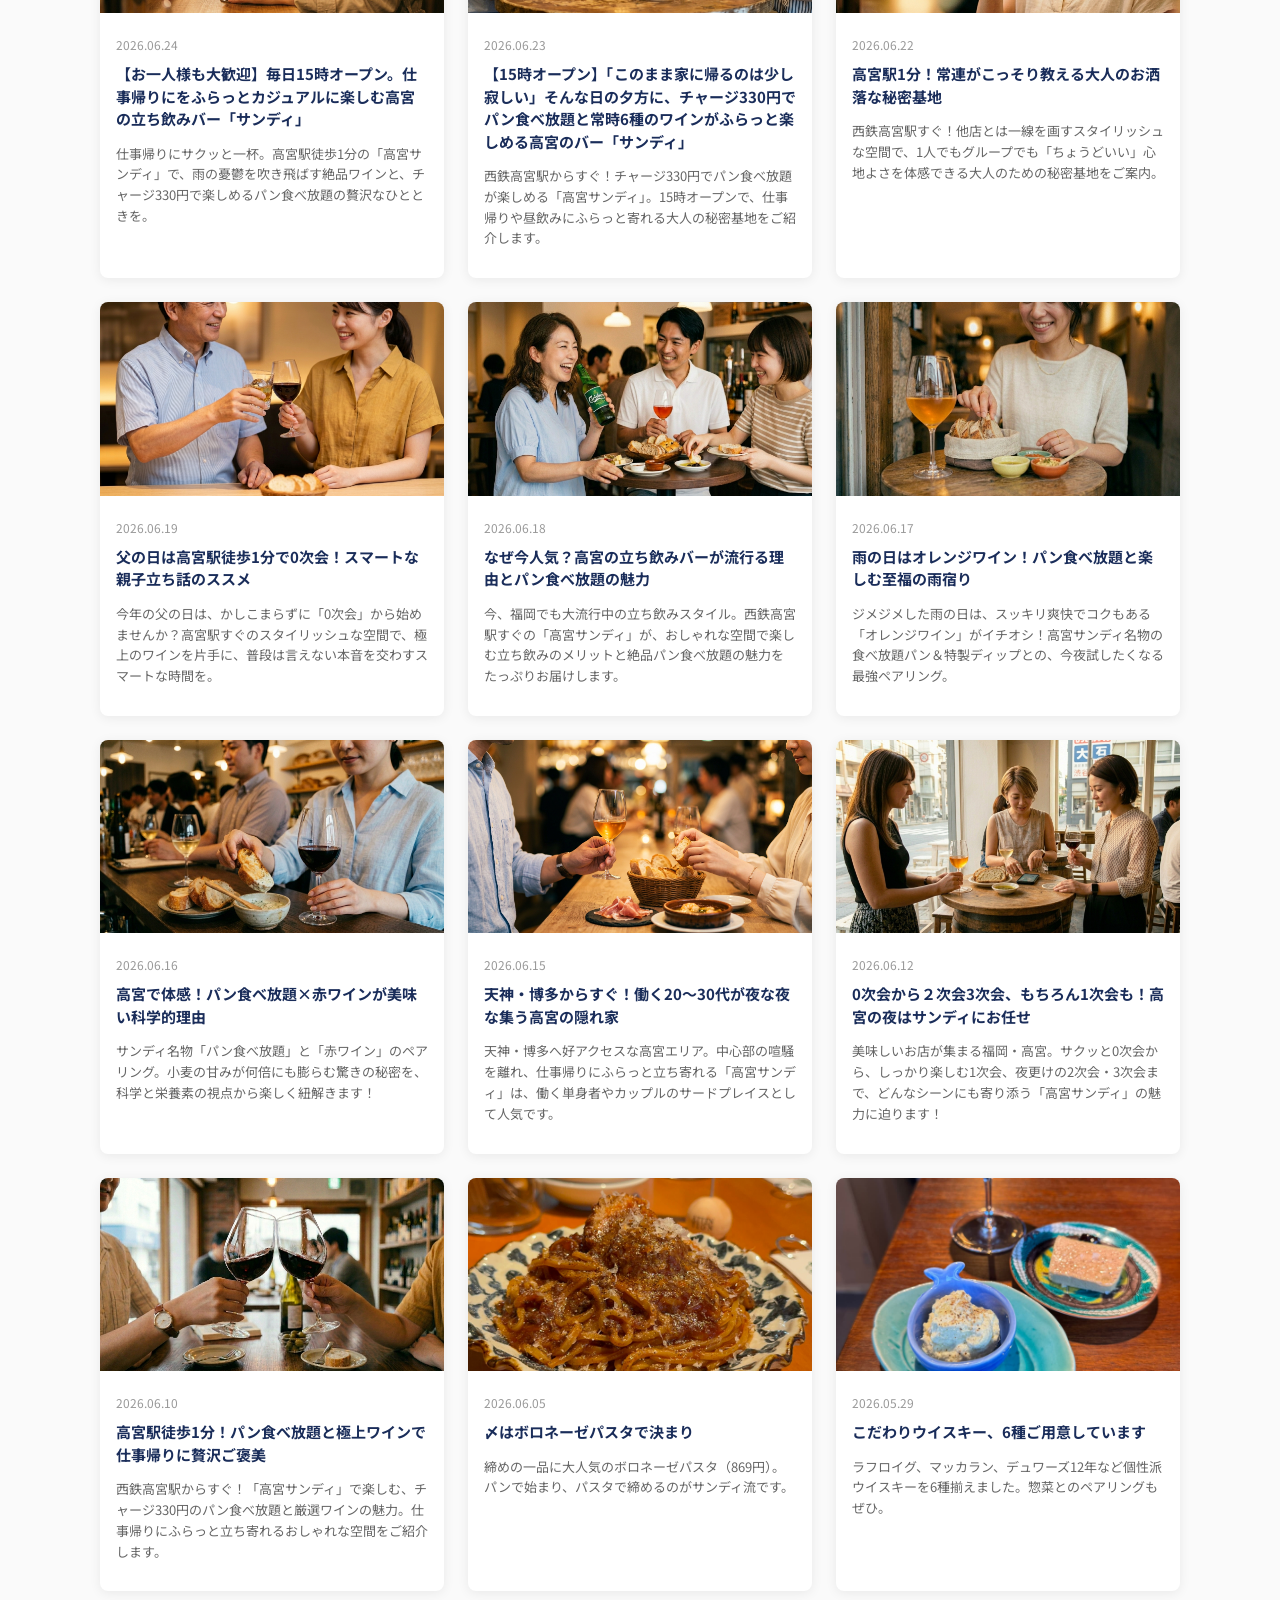
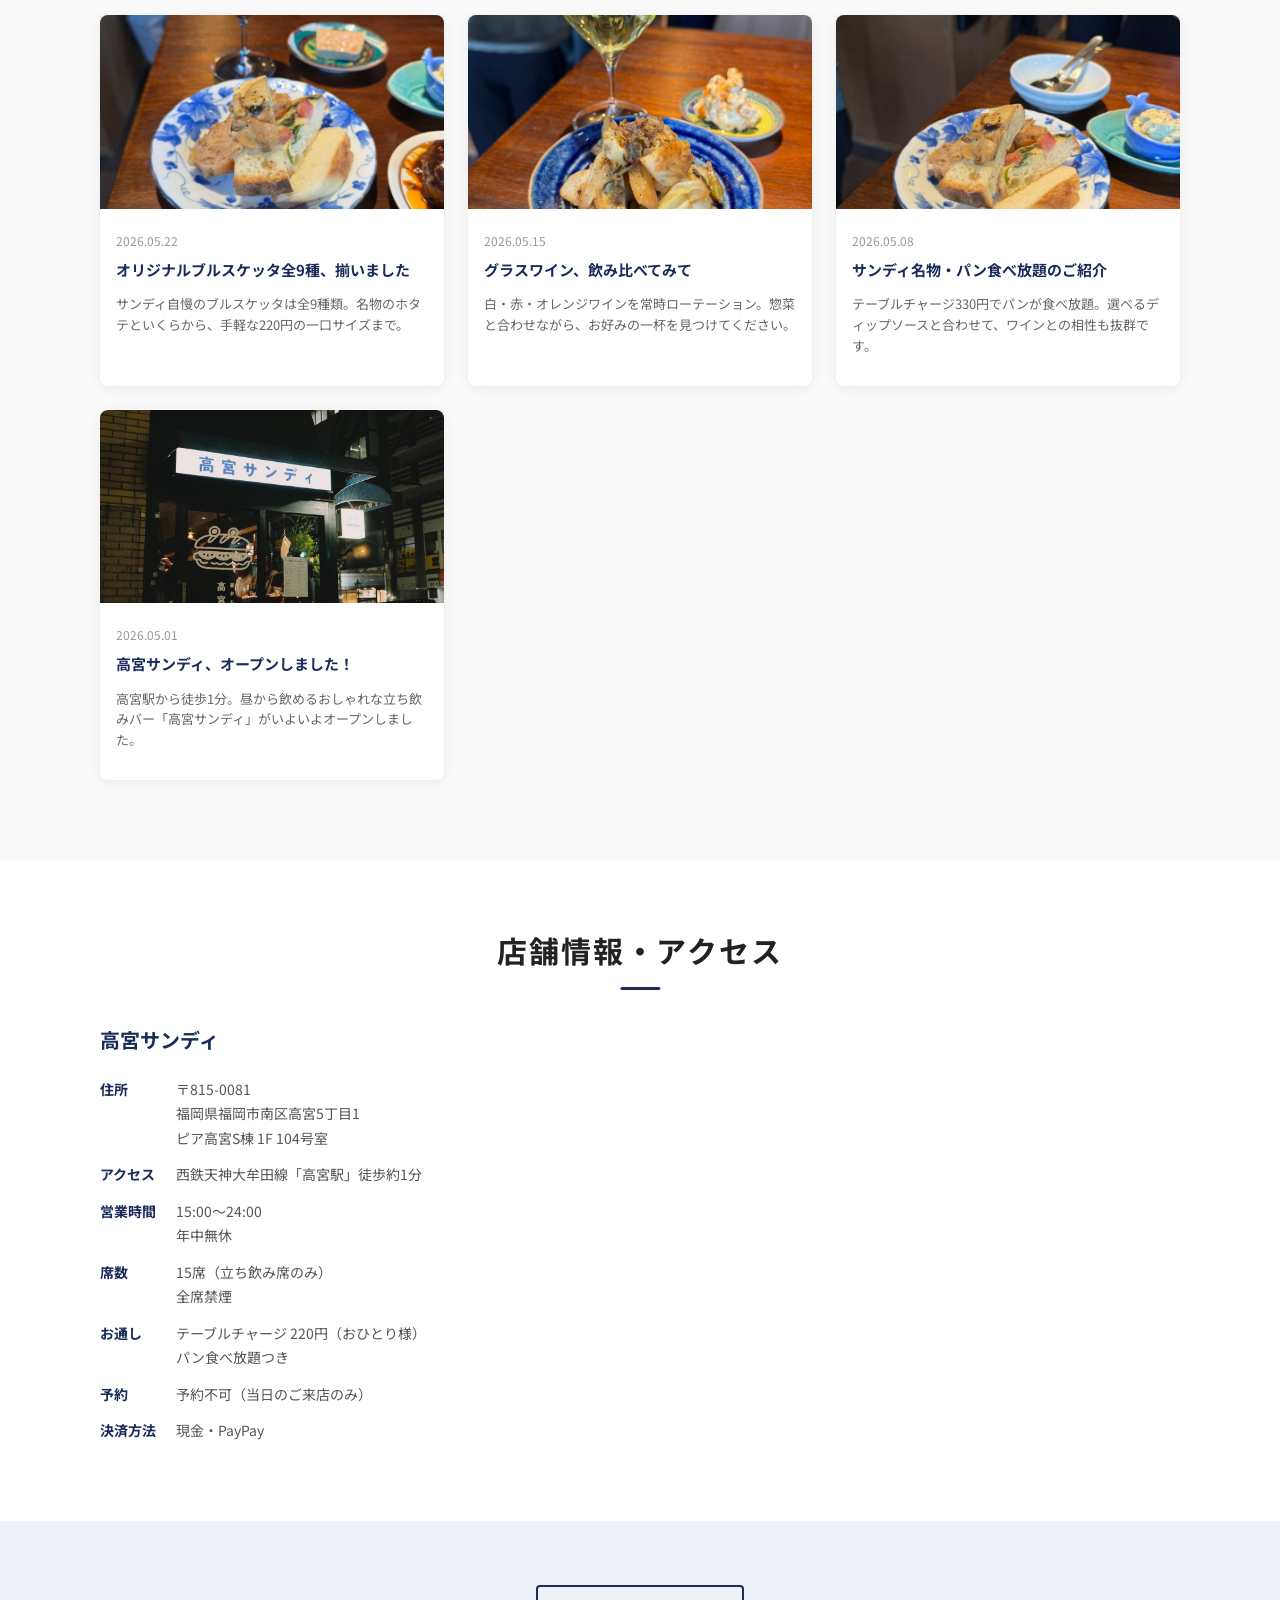
<file: blog/index.html>
<!doctype html>
<html lang="ja">
<head>
<meta charset="utf-8">
<meta name="viewport" content="width=device-width, initial-scale=1">
<title>ブログ・お知らせ｜高宮サンディ</title>
<meta name="description" content="高宮サンディのブログ・お知らせ一覧。新メニューや季節の情報など、来店前に役立つ情報を発信しています。">
<link rel="icon" href="../images/sandy_icon.png">
<link rel="canonical" href="https://takamiya-sandy.com/blog/">
<meta property="og:type" content="article">
<meta property="og:site_name" content="高宮サンディ">
<meta property="og:title" content="ブログ・お知らせ｜高宮サンディ">
<meta property="og:url" content="https://takamiya-sandy.com/blog/">
<meta name="twitter:card" content="summary_large_image">
<script type="application/ld+json">
{"@context":"https://schema.org","@type":"BreadcrumbList","itemListElement":[{"@type":"ListItem","position":1,"name":"トップ","item":"https://takamiya-sandy.com/"},{"@type":"ListItem","position":2,"name":"ブログ・お知らせ","item":"https://takamiya-sandy.com/blog/"}]}
</script>
<link rel="preconnect" href="https://fonts.googleapis.com">
<link rel="preconnect" href="https://fonts.gstatic.com" crossorigin>
<link href="https://fonts.googleapis.com/css2?family=Noto+Sans+JP:wght@400;500;700&display=swap" rel="stylesheet">
<link rel="stylesheet" href="../style.css">
<!-- Google tag (gtag.js) -->
<script async src="https://www.googletagmanager.com/gtag/js?id=G-6DYBYFGVS9"></script>
<script>
  window.dataLayer = window.dataLayer || [];
  function gtag(){dataLayer.push(arguments);}
  gtag('js', new Date());
  gtag('config', 'G-6DYBYFGVS9');
</script>
<script src="../vendor/blog-security.js"></script>
</head>

<body data-page="blog">
<div id="top"></div>
<div id="shared-header"></div>

<main id="main">

  <section class="section is-inview page-head">
    <div class="section-inner">
      <h1 class="page-title">ブログ・お知らせ</h1>
      <p class="page-lead">新メニューや季節のご案内など、最新情報をお届けします。</p>
    </div>
  </section>

  <section class="section is-inview">
    <div class="section-inner">
      <div id="blogList" class="blog-grid"></div>
      <p id="blogStatus" style="margin-top:14px; opacity:.75;"></p>
    </div>
  </section>

  <div id="shared-bottom"></div>
  <a href="#top" class="page-top" aria-label="ページの先頭へ"><svg xmlns="http://www.w3.org/2000/svg" width="22" height="22" viewBox="0 0 24 24" fill="none" stroke="currentColor" stroke-width="2.5" stroke-linecap="round" stroke-linejoin="round"><polyline points="18 15 12 9 6 15"/></svg></a>

</main>

<script src="../common.js"></script>
<script>
(async () => {
  const listEl   = document.getElementById('blogList');
  const statusEl = document.getElementById('blogStatus');

  function esc(s) {
    return String(s ?? '').replaceAll('&','&amp;').replaceAll('<','&lt;')
      .replaceAll('>','&gt;').replaceAll('"','&quot;');
  }
  function fmtDate(d) {
    const m = String(d || '').match(/^(\d{4})-(\d{2})-(\d{2})$/);
    return m ? `${m[1]}.${m[2]}.${m[3]}` : esc(d || '');
  }

  try {
    if (statusEl) statusEl.textContent = '読み込み中…';

    const res = await fetch('/blog/posts.json', { cache: 'no-store' });
    if (!res.ok) throw new Error('posts.jsonが読み込めません（' + res.status + '）');
    const posts = (await res.json()).posts;
    if (!Array.isArray(posts)) throw new Error('posts.jsonの形式が不正です');

    posts.sort((a, b) => String(b.date || '').localeCompare(String(a.date || '')));

    if (posts.length === 0) {
      if (statusEl) statusEl.textContent = 'まだ記事がありません。';
      return;
    }

    listEl.innerHTML = posts.map(p => {
      const href = `/blog/posts/post?slug=${encodeURIComponent(p.slug)}`;
      const bg   = p.image ? `style="background-image:url('${esc(BlogSecurity.imageURL(p.image))}');"` : '';
      return `
        <article class="blog-card">
          <a href="${href}">
            <div class="blog-image" ${bg}></div>
            <div class="blog-body">
              <time class="blog-date" datetime="${esc(p.date)}">${fmtDate(p.date)}</time>
              <h3 class="blog-title">${esc(p.title)}</h3>
              <p class="blog-excerpt">${esc(p.excerpt)}</p>
            </div>
          </a>
        </article>`;
    }).join('');

    if (statusEl) statusEl.textContent = '';

  } catch(e) {
    if (statusEl) statusEl.textContent = 'エラー：' + (e?.message || e);
    console.error(e);
  }
})();
</script>

</body>
</html>
</file>
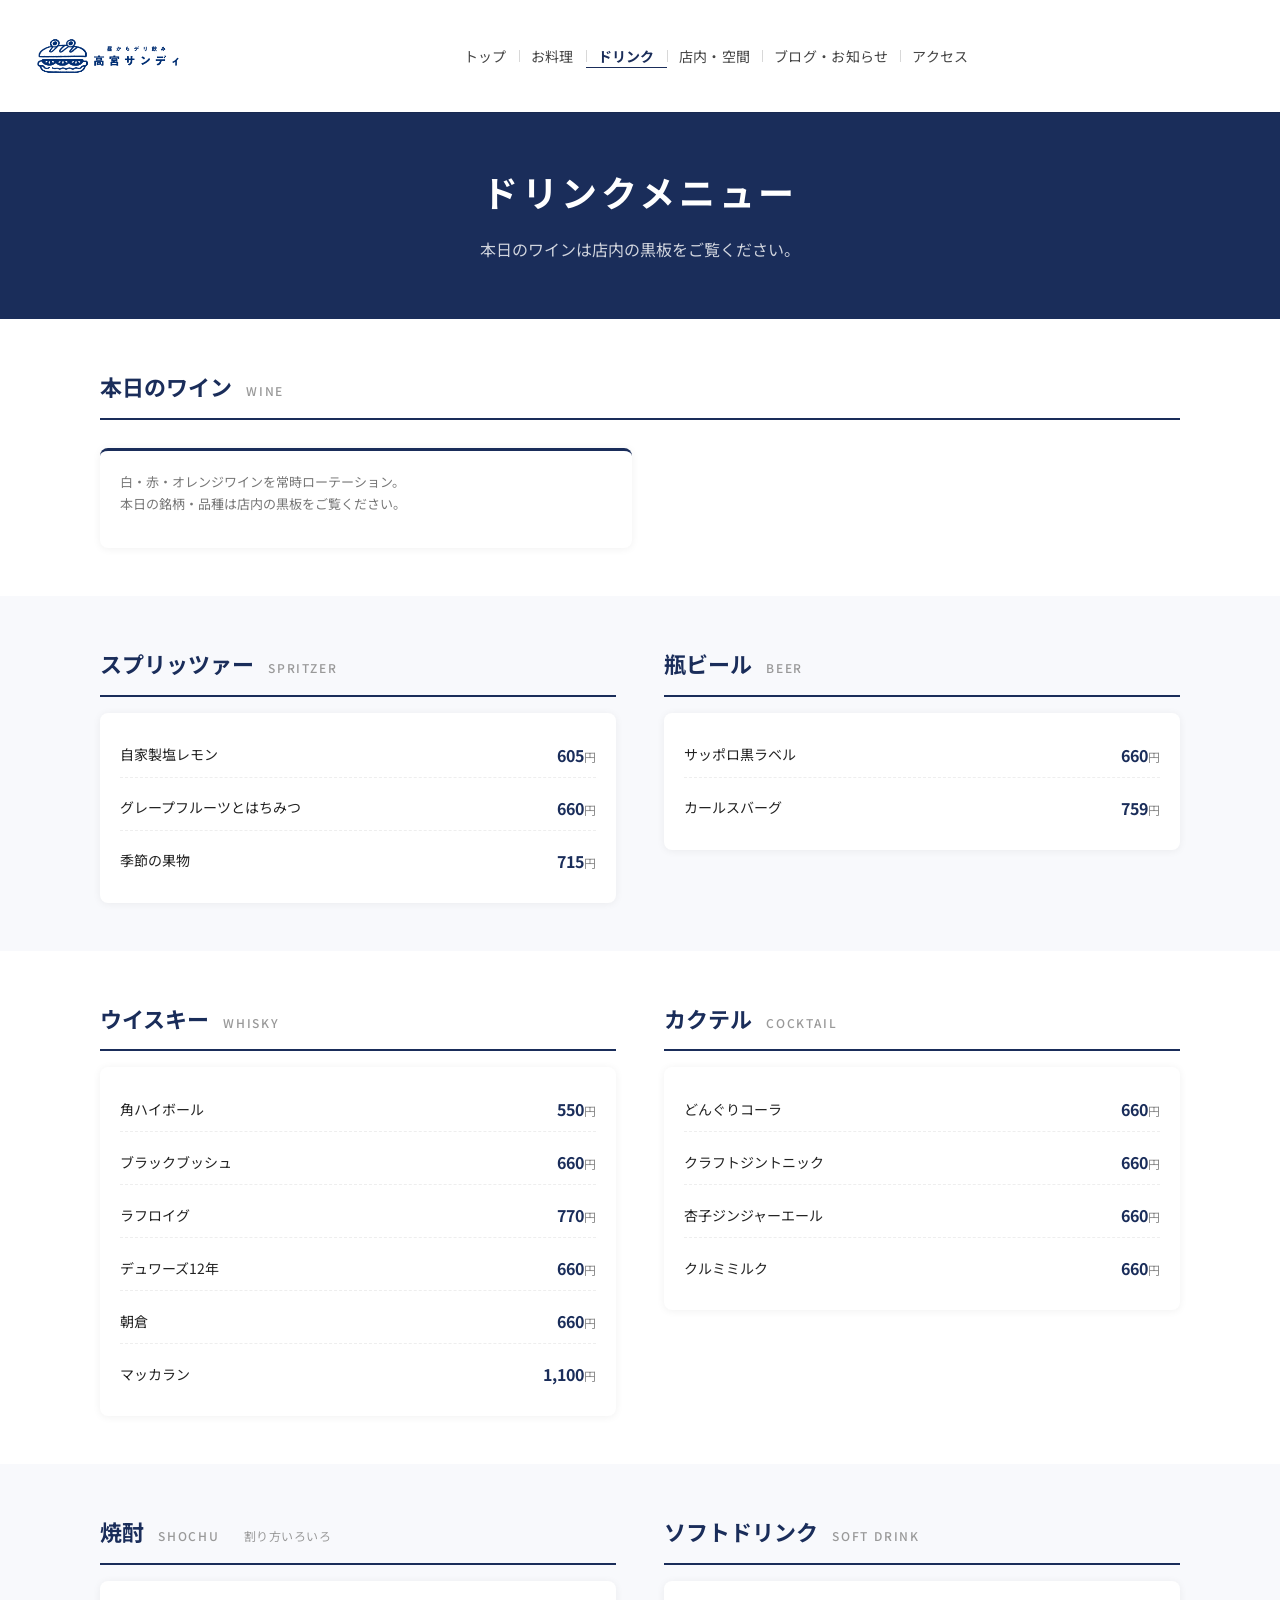
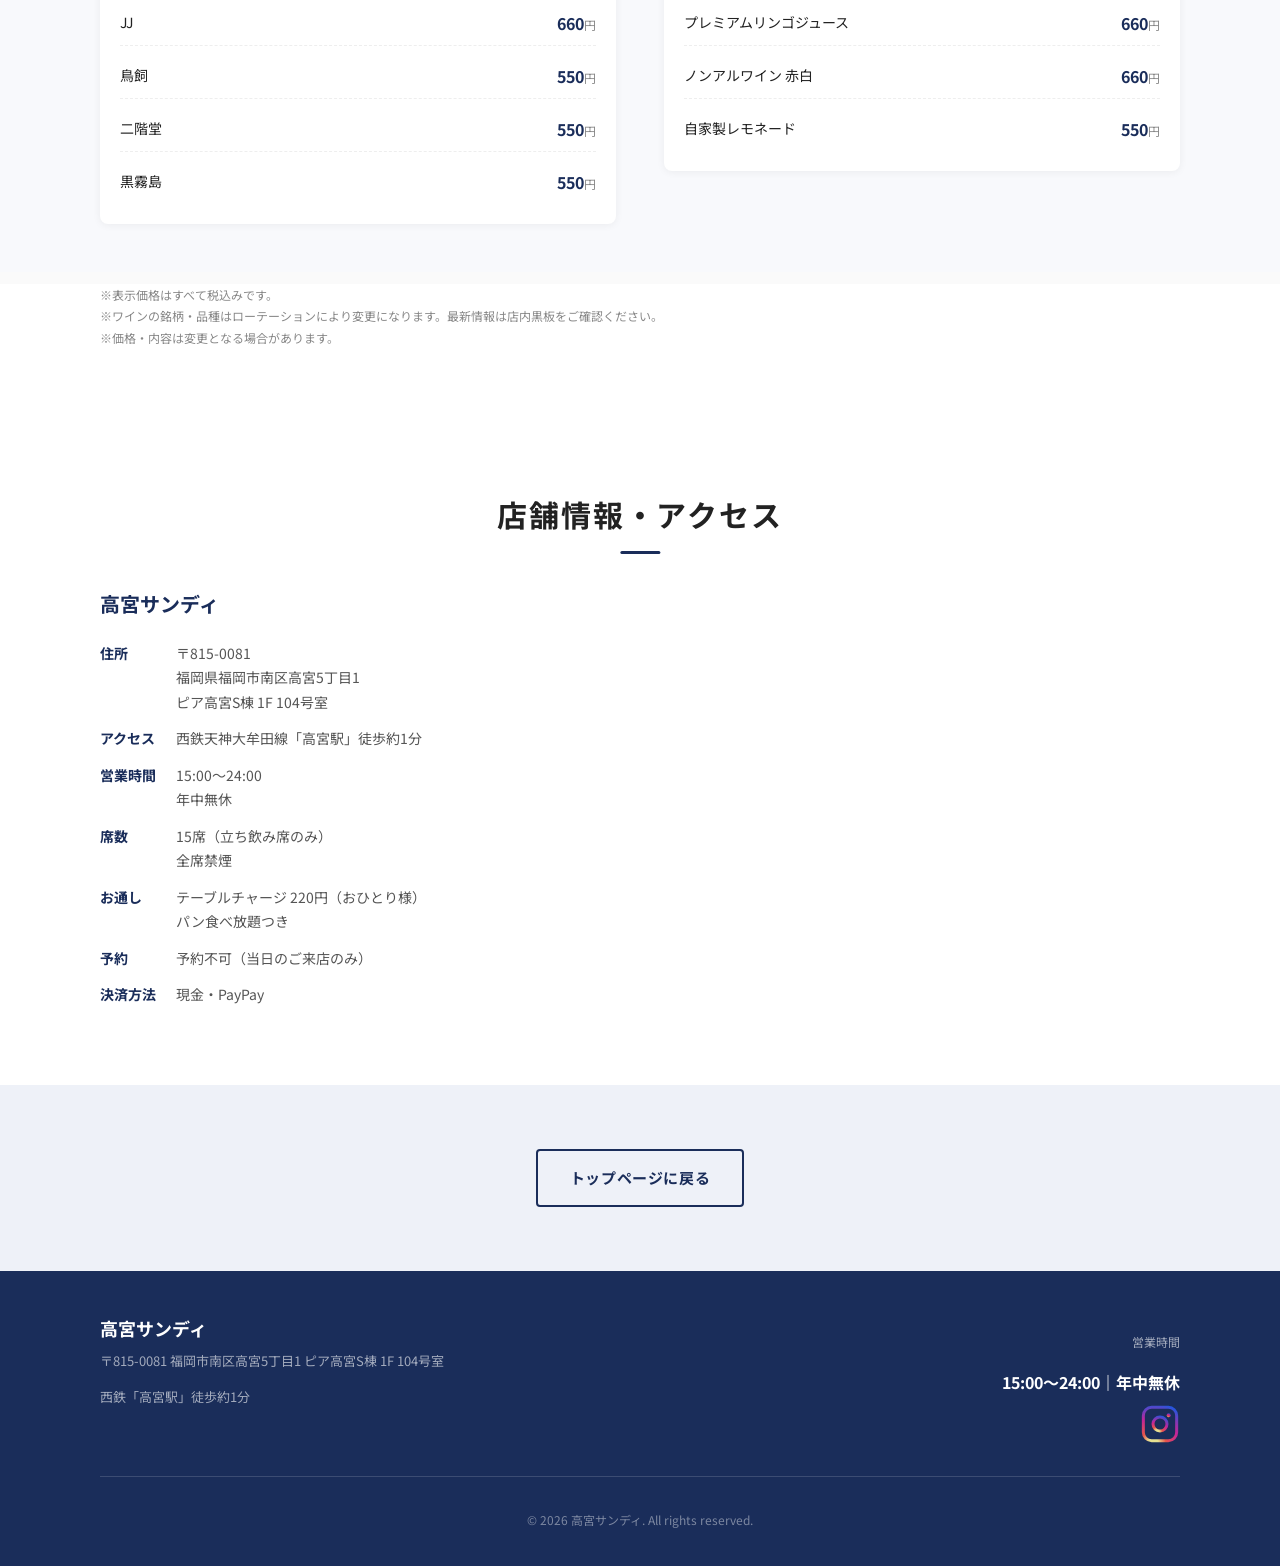
<file: drink.html>
<!DOCTYPE html>
<html lang="ja">
<head>
<meta charset="UTF-8">
<title>ドリンクメニュー｜高宮サンディ</title>
<meta name="viewport" content="width=device-width, initial-scale=1">
<meta name="description" content="高宮サンディのドリンクメニュー。本日のワイン・スプリッツァー・瓶ビール・ウイスキー・カクテル・焼酎・ソフトドリンク。">
<link rel="icon" href="./images/sandy_icon.png">
<link rel="preconnect" href="https://fonts.googleapis.com">
<link rel="preconnect" href="https://fonts.gstatic.com" crossorigin>
<link href="https://fonts.googleapis.com/css2?family=Noto+Sans+JP:wght@400;500;700&display=swap" rel="stylesheet">
<link rel="stylesheet" href="./style.css">
<meta property="og:type" content="website">
<meta property="og:site_name" content="高宮サンディ">
<meta property="og:title" content="ドリンクメニュー｜高宮サンディ｜ワイン・ウイスキー・焼酎">
<meta property="og:description" content="高宮サンディのドリンクメニュー。白・赤・オレンジワイン6種・スプリッツァー・瓶ビール・ウイスキー6種・焼酎・ソフトドリンク。">
<meta property="og:url" content="https://takamiya-sandy.com/drink.html">
<meta property="og:image" content="https://takamiya-sandy.com/images/hero-1.jpg">
<meta name="twitter:card" content="summary_large_image">
<link rel="canonical" href="https://takamiya-sandy.com/drink.html">
<script type="application/ld+json">
{
  "@context": "https://schema.org",
  "@type": "BreadcrumbList",
  "itemListElement": [
    {"@type":"ListItem","position":1,"name":"トップ","item":"https://takamiya-sandy.com/"},
    {"@type":"ListItem","position":2,"name":"ドリンクメニュー","item":"https://takamiya-sandy.com/drink.html"}
  ]
}
</script>
<!-- Google tag (gtag.js) -->
<script async src="https://www.googletagmanager.com/gtag/js?id=G-6DYBYFGVS9"></script>
<script>
  window.dataLayer = window.dataLayer || [];
  function gtag(){dataLayer.push(arguments);}
  gtag('js', new Date());
  gtag('config', 'G-6DYBYFGVS9');
</script>
</head>

<body data-page="drink">
<div id="shared-header"></div>

<main id="main">

  <section class="section page-head">
    <div class="section-inner">
      <h1 class="page-title">ドリンクメニュー</h1>
      <p class="page-lead">本日のワインは店内の黒板をご覧ください。</p>
    </div>
  </section>

  <!-- ワイン -->
  <section class="section menu-section" style="background:#fff;">
    <div class="section-inner">
      <h2 class="menu-cat-title"><span class="menu-cat-ja">本日のワイン</span><span class="menu-cat-en">WINE</span></h2>
      <div class="mp-grid mp-grid--2">
        <div class="mp-card mp-card--feature">
          <p class="mp-card__note">白・赤・オレンジワインを常時ローテーション。<br>本日の銘柄・品種は店内の黒板をご覧ください。</p>
        </div>
      </div>
    </div>
  </section>

  <!-- スプリッツァー ＋ 瓶ビール -->
  <section class="section menu-section" style="background:#f8f9fc;">
    <div class="section-inner">
      <div class="drink-pair-grid">

        <div class="drink-pair-col">
          <h2 class="menu-cat-title"><span class="menu-cat-ja">スプリッツァー</span><span class="menu-cat-en">SPRITZER</span></h2>
          <div class="mp-card">
            <ul class="mp-list">
              <li class="mp-item"><span>自家製塩レモン</span><span class="mp-price">605<small>円</small></span></li>
              <li class="mp-item"><span>グレープフルーツとはちみつ</span><span class="mp-price">660<small>円</small></span></li>
              <li class="mp-item"><span>季節の果物</span><span class="mp-price">715<small>円</small></span></li>
            </ul>
          </div>
        </div>

        <div class="drink-pair-col">
          <h2 class="menu-cat-title"><span class="menu-cat-ja">瓶ビール</span><span class="menu-cat-en">BEER</span></h2>
          <div class="mp-card">
            <ul class="mp-list">
              <li class="mp-item"><span>サッポロ黒ラベル</span><span class="mp-price">660<small>円</small></span></li>
              <li class="mp-item"><span>カールスバーグ</span><span class="mp-price">759<small>円</small></span></li>
            </ul>
          </div>
        </div>

      </div>
    </div>
  </section>

  <!-- ウイスキー ＋ カクテル -->
  <section class="section menu-section" style="background:#fff;">
    <div class="section-inner">
      <div class="drink-pair-grid">

        <div class="drink-pair-col">
          <h2 class="menu-cat-title"><span class="menu-cat-ja">ウイスキー</span><span class="menu-cat-en">WHISKY</span></h2>
          <div class="mp-card">
            <ul class="mp-list">
              <li class="mp-item"><span>角ハイボール</span><span class="mp-price">550<small>円</small></span></li>
              <li class="mp-item"><span>ブラックブッシュ</span><span class="mp-price">660<small>円</small></span></li>
              <li class="mp-item"><span>ラフロイグ</span><span class="mp-price">770<small>円</small></span></li>
              <li class="mp-item"><span>デュワーズ12年</span><span class="mp-price">660<small>円</small></span></li>
              <li class="mp-item"><span>朝倉</span><span class="mp-price">660<small>円</small></span></li>
              <li class="mp-item"><span>マッカラン</span><span class="mp-price">1,100<small>円</small></span></li>
            </ul>
          </div>
        </div>

        <div class="drink-pair-col">
          <h2 class="menu-cat-title"><span class="menu-cat-ja">カクテル</span><span class="menu-cat-en">COCKTAIL</span></h2>
          <div class="mp-card">
            <ul class="mp-list">
              <li class="mp-item"><span>どんぐりコーラ</span><span class="mp-price">660<small>円</small></span></li>
              <li class="mp-item"><span>クラフトジントニック</span><span class="mp-price">660<small>円</small></span></li>
              <li class="mp-item"><span>杏子ジンジャーエール</span><span class="mp-price">660<small>円</small></span></li>
              <li class="mp-item"><span>クルミミルク</span><span class="mp-price">660<small>円</small></span></li>
            </ul>
          </div>
        </div>

      </div>
    </div>
  </section>

  <!-- 焼酎 ＋ ソフトドリンク -->
  <section class="section menu-section" style="background:#f8f9fc;">
    <div class="section-inner">
      <div class="drink-pair-grid">

        <div class="drink-pair-col">
          <h2 class="menu-cat-title"><span class="menu-cat-ja">焼酎</span><span class="menu-cat-en">SHOCHU</span><span class="menu-cat-sub">割り方いろいろ</span></h2>
          <div class="mp-card">
            <ul class="mp-list">
              <li class="mp-item"><span>JJ</span><span class="mp-price">660<small>円</small></span></li>
              <li class="mp-item"><span>鳥飼</span><span class="mp-price">550<small>円</small></span></li>
              <li class="mp-item"><span>二階堂</span><span class="mp-price">550<small>円</small></span></li>
              <li class="mp-item"><span>黒霧島</span><span class="mp-price">550<small>円</small></span></li>
            </ul>
          </div>
        </div>

        <div class="drink-pair-col">
          <h2 class="menu-cat-title"><span class="menu-cat-ja">ソフトドリンク</span><span class="menu-cat-en">SOFT DRINK</span></h2>
          <div class="mp-card">
            <ul class="mp-list">
              <li class="mp-item"><span>プレミアムリンゴジュース</span><span class="mp-price">660<small>円</small></span></li>
              <li class="mp-item"><span>ノンアルワイン 赤白</span><span class="mp-price">660<small>円</small></span></li>
              <li class="mp-item"><span>自家製レモネード</span><span class="mp-price">550<small>円</small></span></li>
            </ul>
          </div>
        </div>

      </div>
    </div>
  </section>

  <section class="section" style="background:#fff; padding-top:0;">
    <div class="section-inner">
      <p class="mp-note">
        ※表示価格はすべて税込みです。<br>
        ※ワインの銘柄・品種はローテーションにより変更になります。最新情報は店内黒板をご確認ください。<br>
        ※価格・内容は変更となる場合があります。
      </p>
    </div>
  </section>

  <div id="shared-bottom"></div>
  <a href="#" class="page-top" aria-label="ページの先頭へ"><svg xmlns="http://www.w3.org/2000/svg" width="22" height="22" viewBox="0 0 24 24" fill="none" stroke="currentColor" stroke-width="2.5" stroke-linecap="round" stroke-linejoin="round"><polyline points="18 15 12 9 6 15"/></svg></a>

</main>

<script src="./common.js"></script>
</body>
</html>
</file>
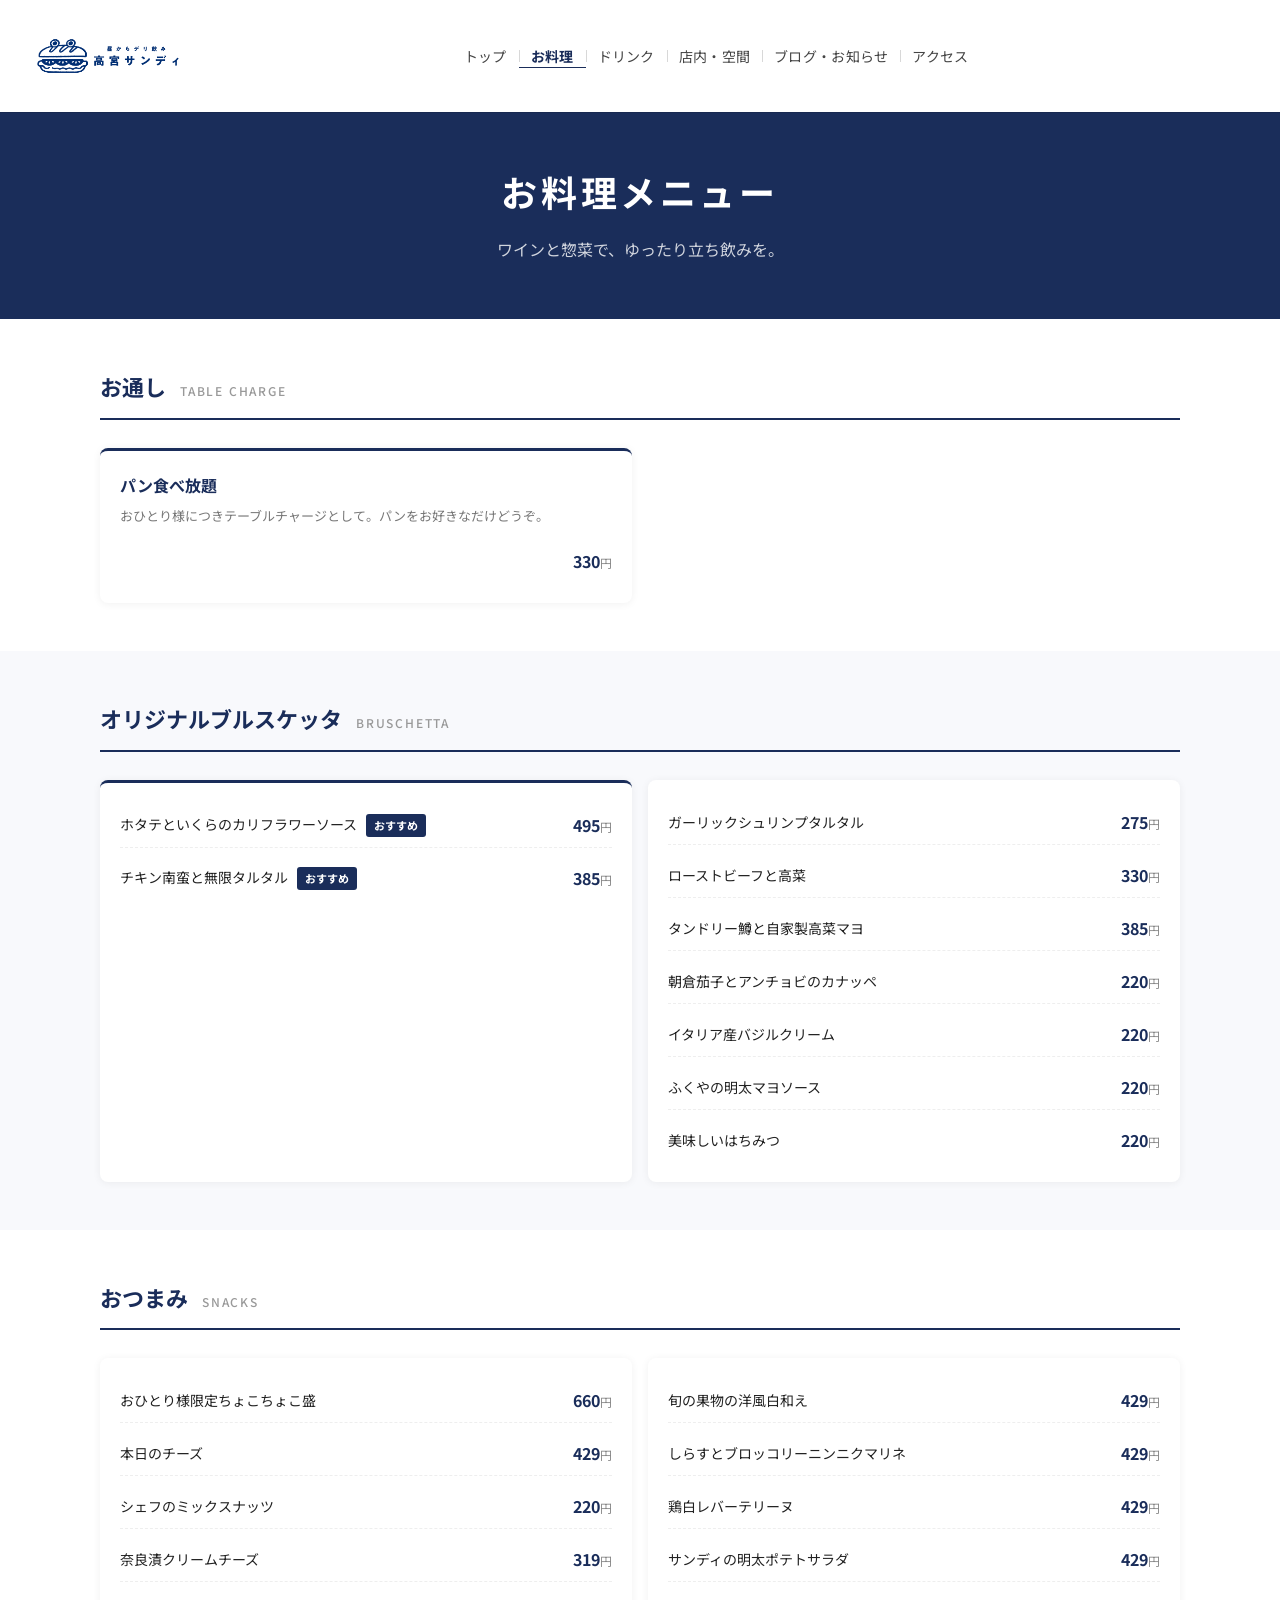
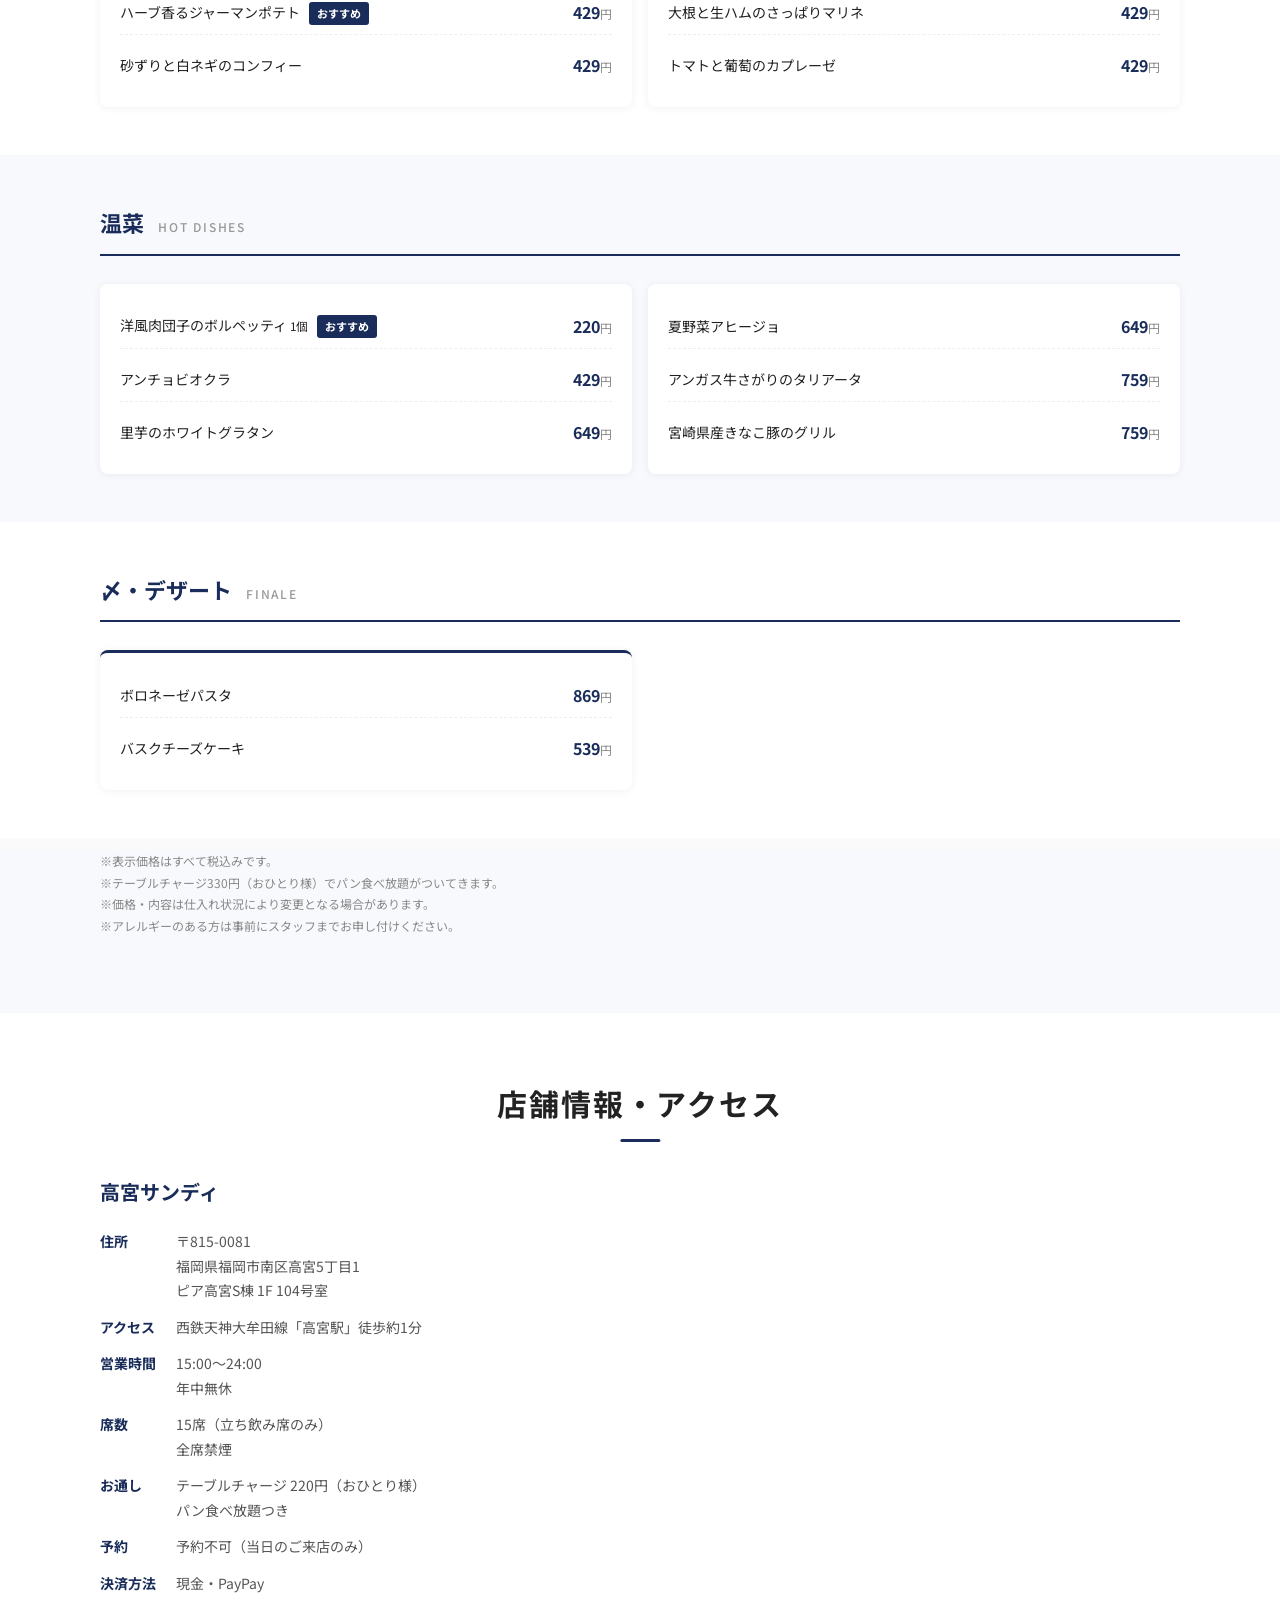
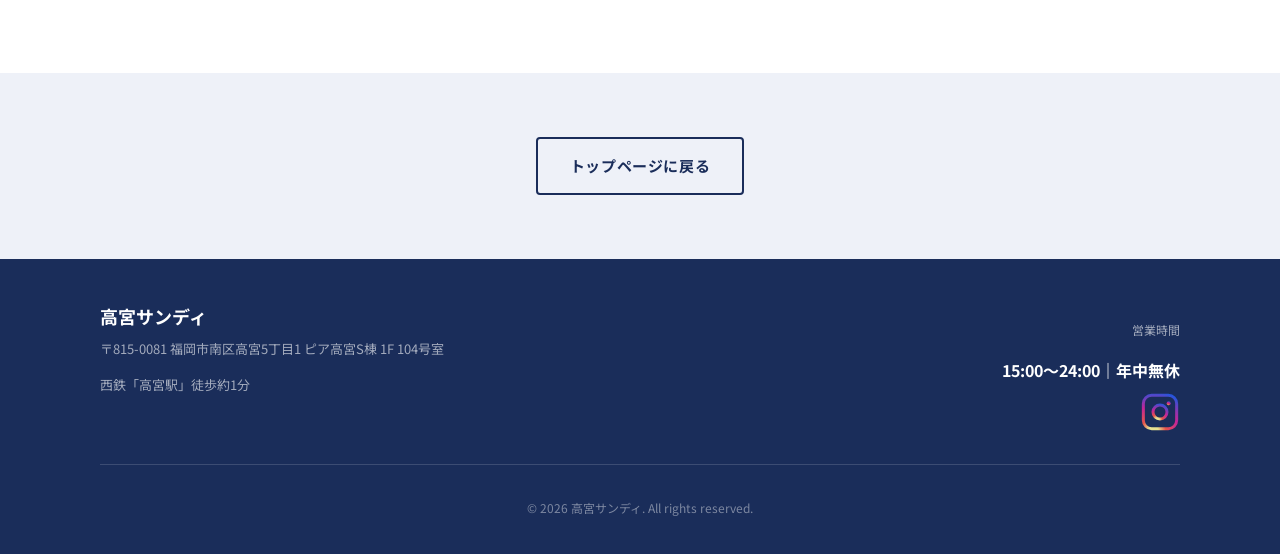
<file: menu.html>
<!DOCTYPE html>
<html lang="ja">
<head>
<meta charset="UTF-8">
<title>お料理メニュー｜高宮サンディ</title>
<meta name="viewport" content="width=device-width, initial-scale=1">
<meta name="description" content="高宮サンディのお料理メニュー。オリジナルブルスケッタ・おつまみ・温菜・〆まで。お通しのパン食べ放題330円つき。">
<link rel="icon" href="./images/sandy_icon.png">
<link rel="preconnect" href="https://fonts.googleapis.com">
<link rel="preconnect" href="https://fonts.gstatic.com" crossorigin>
<link href="https://fonts.googleapis.com/css2?family=Noto+Sans+JP:wght@400;500;700&display=swap" rel="stylesheet">
<link rel="stylesheet" href="./style.css">
<meta property="og:type" content="website">
<meta property="og:site_name" content="高宮サンディ">
<meta property="og:title" content="お料理メニュー｜高宮サンディ｜高宮駅1分 立ち飲みバー">
<meta property="og:description" content="高宮サンディのお料理メニュー。オリジナルブルスケッタ全9種・惣菜・温菜・〆まで。テーブルチャージ330円でパン食べ放題つき。">
<meta property="og:url" content="https://takamiya-sandy.com/menu.html">
<meta property="og:image" content="https://takamiya-sandy.com/images/hero-1.jpg">
<meta name="twitter:card" content="summary_large_image">
<link rel="canonical" href="https://takamiya-sandy.com/menu.html">
<script type="application/ld+json">
{
  "@context": "https://schema.org",
  "@type": "BreadcrumbList",
  "itemListElement": [
    {"@type":"ListItem","position":1,"name":"トップ","item":"https://takamiya-sandy.com/"},
    {"@type":"ListItem","position":2,"name":"お料理メニュー","item":"https://takamiya-sandy.com/menu.html"}
  ]
}
</script>
<!-- Google tag (gtag.js) -->
<script async src="https://www.googletagmanager.com/gtag/js?id=G-6DYBYFGVS9"></script>
<script>
  window.dataLayer = window.dataLayer || [];
  function gtag(){dataLayer.push(arguments);}
  gtag('js', new Date());
  gtag('config', 'G-6DYBYFGVS9');
</script>
</head>

<body data-page="menu">
<div id="shared-header"></div>

<main id="main">

  <section class="section page-head">
    <div class="section-inner">
      <h1 class="page-title">お料理メニュー</h1>
      <p class="page-lead">ワインと惣菜で、ゆったり立ち飲みを。</p>
    </div>
  </section>

  <!-- お通し -->
  <section class="section menu-section" style="background:#fff;">
    <div class="section-inner">
      <h2 class="menu-cat-title"><span class="menu-cat-ja">お通し</span><span class="menu-cat-en">TABLE CHARGE</span></h2>
      <div class="mp-grid mp-grid--2">
        <div class="mp-card mp-card--feature">
          <p class="mp-card__title">パン食べ放題</p>
          <p class="mp-card__note">おひとり様につきテーブルチャージとして。パンをお好きなだけどうぞ。</p>
          <ul class="mp-list">
            <li class="mp-item"><span></span><span class="mp-price">330<small>円</small></span></li>
          </ul>
        </div>
      </div>
    </div>
  </section>

  <!-- オリジナルブルスケッタ -->
  <section class="section menu-section" style="background:#f8f9fc;">
    <div class="section-inner">
      <h2 class="menu-cat-title"><span class="menu-cat-ja">オリジナルブルスケッタ</span><span class="menu-cat-en">BRUSCHETTA</span></h2>
      <div class="mp-grid mp-grid--2">
        <div class="mp-card mp-card--feature">
          <ul class="mp-list">
            <li class="mp-item"><span>ホタテといくらのカリフラワーソース <span class="mp-badge mp-badge--navy">おすすめ</span></span><span class="mp-price">495<small>円</small></span></li>
            <li class="mp-item"><span>チキン南蛮と無限タルタル <span class="mp-badge mp-badge--navy">おすすめ</span></span><span class="mp-price">385<small>円</small></span></li>
          </ul>
        </div>
        <div class="mp-card">
          <ul class="mp-list">
            <li class="mp-item"><span>ガーリックシュリンプタルタル</span><span class="mp-price">275<small>円</small></span></li>
            <li class="mp-item"><span>ローストビーフと高菜</span><span class="mp-price">330<small>円</small></span></li>
            <li class="mp-item"><span>タンドリー鱒と自家製高菜マヨ</span><span class="mp-price">385<small>円</small></span></li>
            <li class="mp-item"><span>朝倉茄子とアンチョビのカナッペ</span><span class="mp-price">220<small>円</small></span></li>
            <li class="mp-item"><span>イタリア産バジルクリーム</span><span class="mp-price">220<small>円</small></span></li>
            <li class="mp-item"><span>ふくやの明太マヨソース</span><span class="mp-price">220<small>円</small></span></li>
            <li class="mp-item"><span>美味しいはちみつ</span><span class="mp-price">220<small>円</small></span></li>
          </ul>
        </div>
      </div>
    </div>
  </section>

  <!-- おつまみ -->
  <section class="section menu-section" style="background:#fff;">
    <div class="section-inner">
      <h2 class="menu-cat-title"><span class="menu-cat-ja">おつまみ</span><span class="menu-cat-en">SNACKS</span></h2>
      <div class="mp-grid mp-grid--2">
        <div class="mp-card">
          <ul class="mp-list">
            <li class="mp-item"><span>おひとり様限定ちょこちょこ盛</span><span class="mp-price">660<small>円</small></span></li>
            <li class="mp-item"><span>本日のチーズ</span><span class="mp-price">429<small>円</small></span></li>
            <li class="mp-item"><span>シェフのミックスナッツ</span><span class="mp-price">220<small>円</small></span></li>
            <li class="mp-item"><span>奈良漬クリームチーズ</span><span class="mp-price">319<small>円</small></span></li>
            <li class="mp-item"><span>ハーブ香るジャーマンポテト <span class="mp-badge mp-badge--navy">おすすめ</span></span><span class="mp-price">429<small>円</small></span></li>
            <li class="mp-item"><span>砂ずりと白ネギのコンフィー</span><span class="mp-price">429<small>円</small></span></li>
          </ul>
        </div>
        <div class="mp-card">
          <ul class="mp-list">
            <li class="mp-item"><span>旬の果物の洋風白和え</span><span class="mp-price">429<small>円</small></span></li>
            <li class="mp-item"><span>しらすとブロッコリーニンニクマリネ</span><span class="mp-price">429<small>円</small></span></li>
            <li class="mp-item"><span>鶏白レバーテリーヌ</span><span class="mp-price">429<small>円</small></span></li>
            <li class="mp-item"><span>サンディの明太ポテトサラダ</span><span class="mp-price">429<small>円</small></span></li>
            <li class="mp-item"><span>大根と生ハムのさっぱりマリネ</span><span class="mp-price">429<small>円</small></span></li>
            <li class="mp-item"><span>トマトと葡萄のカプレーゼ</span><span class="mp-price">429<small>円</small></span></li>
          </ul>
        </div>
      </div>
    </div>
  </section>

  <!-- 温菜 -->
  <section class="section menu-section" style="background:#f8f9fc;">
    <div class="section-inner">
      <h2 class="menu-cat-title"><span class="menu-cat-ja">温菜</span><span class="menu-cat-en">HOT DISHES</span></h2>
      <div class="mp-grid mp-grid--2">
        <div class="mp-card">
          <ul class="mp-list">
            <li class="mp-item"><span>洋風肉団子のボルペッティ <small>1個</small> <span class="mp-badge mp-badge--navy">おすすめ</span></span><span class="mp-price">220<small>円</small></span></li>
            <li class="mp-item"><span>アンチョビオクラ</span><span class="mp-price">429<small>円</small></span></li>
            <li class="mp-item"><span>里芋のホワイトグラタン</span><span class="mp-price">649<small>円</small></span></li>
          </ul>
        </div>
        <div class="mp-card">
          <ul class="mp-list">
            <li class="mp-item"><span>夏野菜アヒージョ</span><span class="mp-price">649<small>円</small></span></li>
            <li class="mp-item"><span>アンガス牛さがりのタリアータ</span><span class="mp-price">759<small>円</small></span></li>
            <li class="mp-item"><span>宮崎県産きなこ豚のグリル</span><span class="mp-price">759<small>円</small></span></li>
          </ul>
        </div>
      </div>
    </div>
  </section>

  <!-- 〆 -->
  <section class="section menu-section" style="background:#fff;">
    <div class="section-inner">
      <h2 class="menu-cat-title"><span class="menu-cat-ja">〆・デザート</span><span class="menu-cat-en">FINALE</span></h2>
      <div class="mp-grid mp-grid--2">
        <div class="mp-card mp-card--feature">
          <ul class="mp-list">
            <li class="mp-item"><span>ボロネーゼパスタ</span><span class="mp-price">869<small>円</small></span></li>
            <li class="mp-item"><span>バスクチーズケーキ</span><span class="mp-price">539<small>円</small></span></li>
          </ul>
        </div>
      </div>
    </div>
  </section>

  <section class="section" style="background:#f8f9fc; padding-top:0;">
    <div class="section-inner">
      <p class="mp-note">
        ※表示価格はすべて税込みです。<br>
        ※テーブルチャージ330円（おひとり様）でパン食べ放題がついてきます。<br>
        ※価格・内容は仕入れ状況により変更となる場合があります。<br>
        ※アレルギーのある方は事前にスタッフまでお申し付けください。
      </p>
    </div>
  </section>

  <div id="shared-bottom"></div>
  <a href="#" class="page-top" aria-label="ページの先頭へ"><svg xmlns="http://www.w3.org/2000/svg" width="22" height="22" viewBox="0 0 24 24" fill="none" stroke="currentColor" stroke-width="2.5" stroke-linecap="round" stroke-linejoin="round"><polyline points="18 15 12 9 6 15"/></svg></a>

</main>

<script src="./common.js"></script>
</body>
</html>
</file>
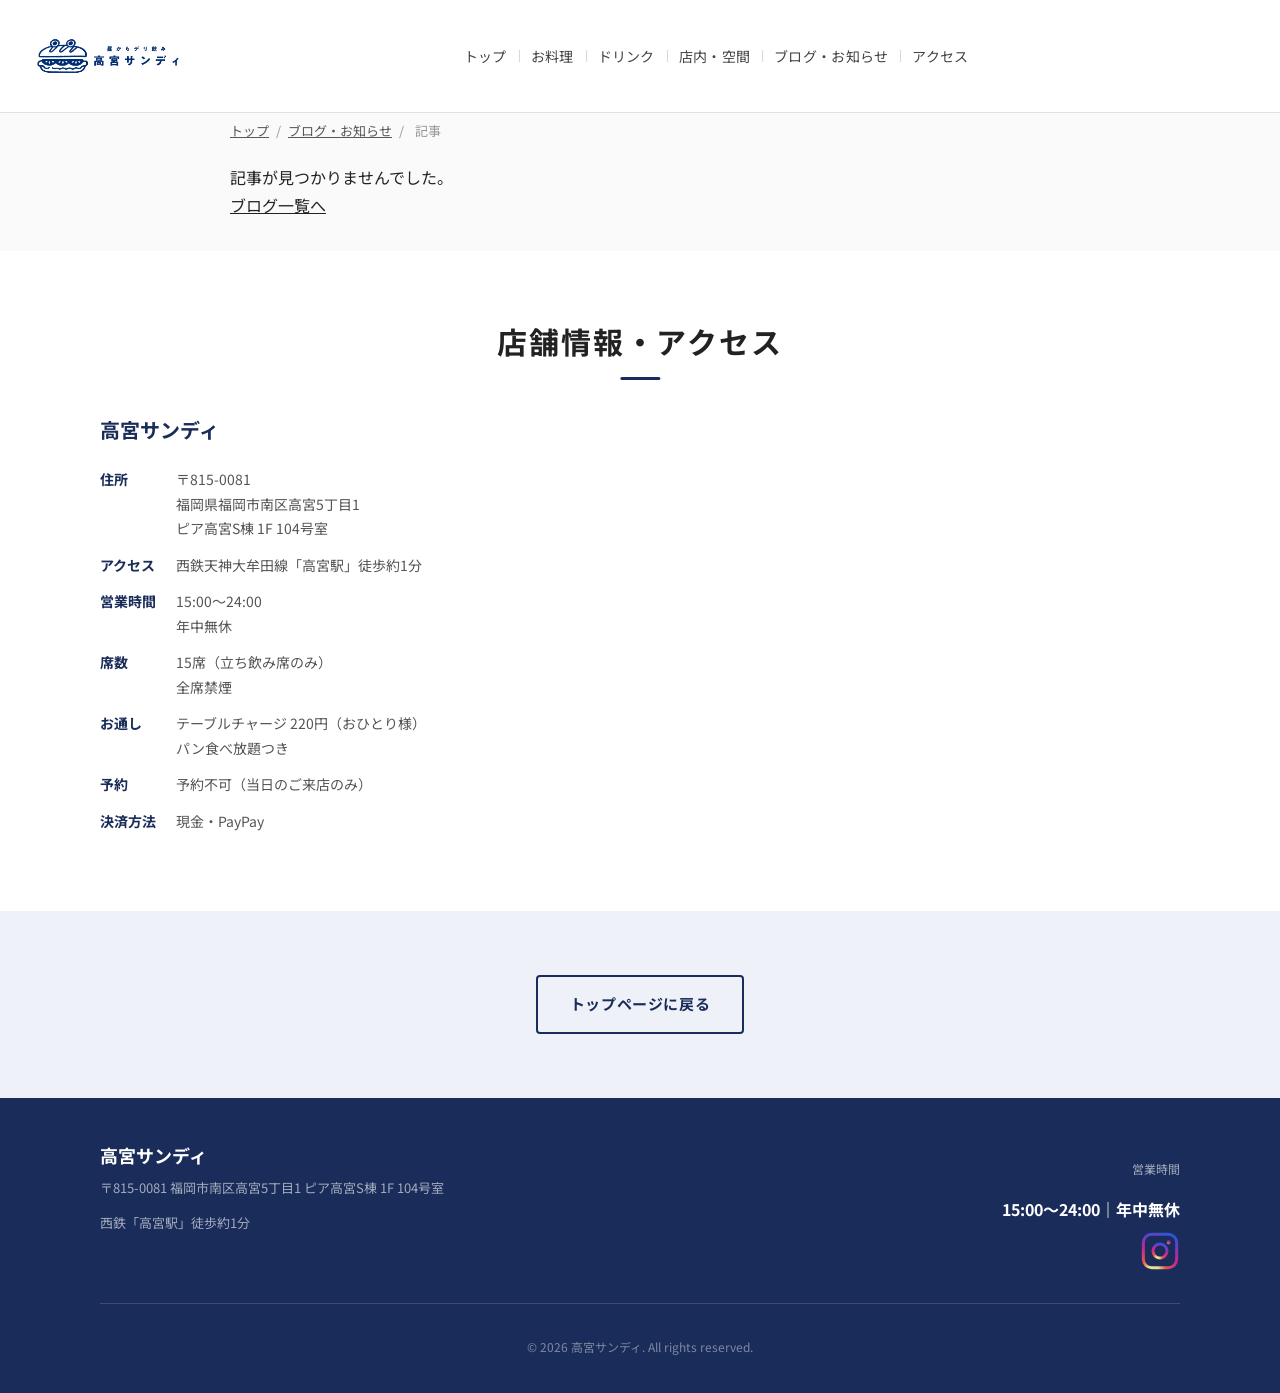
<file: blog/posts/post.html>
<!doctype html>
<html lang="ja">
<head>
<meta charset="utf-8">
<meta name="viewport" content="width=device-width, initial-scale=1">
<title>ブログ｜高宮サンディ</title>
<meta name="description" content="高宮サンディのブログ記事。">
<link rel="canonical" id="canonical-link" href="https://takamiya-sandy.com/blog/">
<meta property="og:url" id="og-url" content="https://takamiya-sandy.com/blog/">
<link rel="icon" href="../../images/sandy_icon.png">
<link rel="preconnect" href="https://fonts.googleapis.com">
<link rel="preconnect" href="https://fonts.gstatic.com" crossorigin>
<link href="https://fonts.googleapis.com/css2?family=Noto+Sans+JP:wght@400;500;700&display=swap" rel="stylesheet">
<link rel="stylesheet" href="../../style.css">

<style>
  .post-wrap {
    max-width: 860px;
    margin: 0 auto;
    padding: 8px 20px 16px;
  }
  .post-breadcrumb {
    font-size: 13px;
    opacity: .75;
    margin-bottom: 20px;
  }
  .post-breadcrumb a {
    text-decoration: underline;
    color: inherit;
  }
  .post-breadcrumb span { opacity: .6; margin: 0 4px; }
  .post-date {
    font-size: 13px;
    opacity: .7;
    margin-bottom: 8px;
  }
  .post-title {
    font-size: clamp(20px, 4vw, 30px);
    line-height: 1.4;
    margin: 0 0 20px;
    color: var(--primary);
  }
  .post-hero {
    width: 100%;
    max-width: 860px;
    border-radius: 12px;
    aspect-ratio: 16/9;
    object-fit: cover;
    margin-bottom: 14px;
    display: block;
  }
  .post-body {
    padding: 0 !important;
    max-width: none !important;
    margin: 0 !important;
    line-height: 1.95;
    font-size: 16px;
    color: #333;
  }
  .post-body p { margin: 0 0 1.4em; }
  .post-body h2 {
    font-size: 20px;
    color: var(--primary);
    margin: 32px 0 14px;
    padding-left: 12px;
    border-left: 4px solid var(--primary);
  }
  .post-body h3 {
    font-size: 17px;
    color: var(--primary);
    margin: 24px 0 10px;
  }
  .post-footer {
    margin-top: 40px;
    padding-top: 24px;
    border-top: 1px solid rgba(0,0,0,.12);
    display: flex;
    gap: 14px;
    flex-wrap: wrap;
    align-items: center;
  }
  .post-footer a {
    text-decoration: underline;
    color: inherit;
    font-size: 14px;
  }
  .post-footer span { opacity: .4; }
  .post-loading {
    text-align: center;
    padding: 80px 20px;
    opacity: .6;
  }
</style>

<meta property="og:type" content="article">
<meta property="og:site_name" content="高宮サンディ">
<meta property="og:title" content="ブログ｜高宮サンディ">
<meta name="twitter:card" content="summary_large_image">
<!-- Google tag (gtag.js) -->
<script async src="https://www.googletagmanager.com/gtag/js?id=G-6DYBYFGVS9"></script>
<script>
  window.dataLayer = window.dataLayer || [];
  function gtag(){dataLayer.push(arguments);}
  gtag('js', new Date());
  gtag('config', 'G-6DYBYFGVS9');
</script>
<script src="../../vendor/blog-security.js"></script>
</head>

<body data-page="blog">
<div id="top"></div>
<div id="shared-header"></div>

<main id="main">
  <div class="post-wrap">

    <nav class="post-breadcrumb">
      <a href="/">トップ</a>
      <span>/</span>
      <a href="/blog/">ブログ・お知らせ</a>
      <span>/</span>
      <span id="bc-title">記事</span>
    </nav>

    <div id="post-content">
      <p class="post-loading">読み込み中…</p>
    </div>

  </div>

  <div id="shared-bottom"></div>
  <a href="#top" class="page-top" aria-label="ページの先頭へ"><svg xmlns="http://www.w3.org/2000/svg" width="22" height="22" viewBox="0 0 24 24" fill="none" stroke="currentColor" stroke-width="2.5" stroke-linecap="round" stroke-linejoin="round"><polyline points="18 15 12 9 6 15"/></svg></a>
</main>

<script src="../../vendor/dompurify/purify.min.js"></script>
<script src="../../vendor/marked/marked.umd.js"></script>
<script src="../../common.js"></script>
<script>
(async () => {
  const params    = new URLSearchParams(location.search);
  const slug      = params.get('slug') || '';
  const contentEl = document.getElementById('post-content');
  const bcTitle   = document.getElementById('bc-title');

  function esc(s) {
    return String(s ?? '').replaceAll('&','&amp;').replaceAll('<','&lt;')
      .replaceAll('>','&gt;').replaceAll('"','&quot;');
  }
  function fmtDate(d) {
    const m = String(d || '').match(/^(\d{4})-(\d{2})-(\d{2})$/);
    return m ? `${m[1]}.${m[2]}.${m[3]}` : esc(d || '');
  }

  if (!slug) {
    contentEl.innerHTML = '<p>記事が見つかりませんでした。<br><a href="/blog/" style="text-decoration:underline">ブログ一覧へ</a></p>';
    return;
  }

  const canonicalUrl = `https://takamiya-sandy.com/blog/posts/post?slug=${encodeURIComponent(slug)}`;
  document.getElementById('canonical-link')?.setAttribute('href', canonicalUrl);
  document.getElementById('og-url')?.setAttribute('content', canonicalUrl);

  try {
    // post.html は posts.json のみを参照する（CLAUDE.md のルール）
    const res = await fetch('../posts.json', { cache: 'no-store' });
    if (!res.ok) throw new Error('記事データの読み込みエラー');
    const data = await res.json();
    const posts = data.posts ?? data;
    const post = posts.find(p => p.slug === slug);
    if (!post) throw new Error('記事が見つかりません: ' + slug);

    document.title = `${post.title}｜高宮サンディ`;
    document.querySelector('meta[name="description"]')
      ?.setAttribute('content', post.excerpt || '');
    if (bcTitle) bcTitle.textContent = post.title;

    let imgSrc = '';
    if (post.image) {
      imgSrc = post.image
        .replace(/^\.\//, '../')
        .replace(/^\.\.\//, '../../');
    }

    const imgHtml = imgSrc
      ? `<img src="${esc(BlogSecurity.imageURL(imgSrc))}" alt="${esc(post.title)}" class="post-hero" loading="lazy" style="margin-bottom:14px;">`
      : '';

    const rawBody = post.body || `<p>${esc(post.excerpt)}</p>`;
    const bodyHtml = (typeof marked !== 'undefined' && !rawBody.trimStart().startsWith('<'))
      ? marked.parse(rawBody)
      : rawBody;

    contentEl.innerHTML = `
      <p class="post-date">${fmtDate(post.date)}</p>
      <h1 class="post-title">${esc(post.title)}</h1>
      ${imgHtml}
      <div class="post-body">${BlogSecurity.sanitizeHTML(bodyHtml)}</div>
      <div class="post-footer">
        <a href="/blog/">← ブログ一覧へ戻る</a>
        <span>|</span>
        <a href="/">トップへ</a>
      </div>
    `;

  } catch(e) {
    contentEl.innerHTML = `<p>エラー：${esc(e.message)}<br><a href="/blog/" style="text-decoration:underline">ブログ一覧へ</a></p>`;
    console.error(e);
  }
})();
</script>

</body>
</html>
</file>
<file: style.css>
/* --------------- reset & base --------------- */

:root {
  --header-h: 112px;

  /* ===== THEME COLOR (SANDY / Deep Navy) ===== */
  --primary:        #1a2d5a;
  --primary-hover:  #0f1d3d;
  --primary-soft:   #eef1f8;
  --primary-ink:    #fff;
  --gold:           #c9962e;
  --gold-soft:      #fdf6e3;
  --navy-light:     #2e4a82;
}

*,
*::before,
*::after { box-sizing: border-box; }

html { scroll-behavior: smooth; }

body {
  margin: 0;
  font-family: "Noto Sans JP", "Hiragino Sans", "Yu Gothic", sans-serif;
  color: #222;
  background-color: #fafafa;
  line-height: 1.75;
}

img {
  max-width: 100%;
  height: auto;
  display: block;
}

a { color: inherit; text-decoration: none; }

ul { margin: 0; padding: 0; list-style: none; }

h1, h2, h3, h4 {
  margin: 0;
  font-weight: 700;
}


/* --------------- layout helpers --------------- */

.section {
  padding: 64px 16px;
  scroll-margin-top: var(--header-h);
}

body.is-home .section {
  opacity: 0;
  transform: translateY(20px);
  transition: opacity .65s ease, transform .65s ease;
  will-change: opacity, transform;
}

body.is-home .section.is-inview {
  opacity: 1;
  transform: translateY(0);
}

body:not(.is-home) .section {
  opacity: 1;
  transform: none;
  transition: none;
}

@media (prefers-reduced-motion: reduce) {
  .section {
    opacity: 1;
    transform: none;
    transition: none;
  }
}

.section-inner {
  max-width: 1080px;
  margin: 0 auto;
}

.section-title {
  font-size: 30px;
  letter-spacing: 0.06em;
  text-align: center;
  margin-bottom: 12px;
  position: relative;
  display: inline-block;
  left: 50%;
  transform: translateX(-50%);
}

.section-title::after {
  content: "";
  display: block;
  width: 40px;
  height: 3px;
  background: var(--primary);
  margin: 10px auto 0;
  border-radius: 2px;
}

.section-lead {
  text-align: center;
  margin-bottom: 44px;
  color: #666;
}


/* --------------- buttons --------------- */

.btn-primary,
.btn-secondary {
  display: inline-flex;
  align-items: center;
  justify-content: center;
  gap: 6px;
  padding: 14px 32px;
  font-size: 15px;
  font-weight: 700;
  border: none;
  border-radius: 4px;
  cursor: pointer;
  transition: background .2s, transform .1s;
  letter-spacing: 0.04em;
}

.btn-primary {
  background: var(--primary);
  color: var(--primary-ink);
}
.btn-primary:hover {
  background: var(--primary-hover);
  transform: translateY(-1px);
}

.btn-secondary {
  background: transparent;
  color: var(--primary);
  border: 2px solid var(--primary);
}
.btn-secondary:hover {
  background: var(--primary-soft);
}


/* --------------- header --------------- */

.site-header {
  position: sticky;
  top: 0;
  left: 0;
  width: 100%;
  z-index: 1000;
  background: #fff;
  color: #222;
  box-shadow: 0 1px 0 rgba(0,0,0,.10);
}

.header-inner {
  width: 100%;
  padding: 16px 32px;
  display: flex;
  align-items: center;
  justify-content: space-between;
  gap: 24px;
}

.header-brand {
  flex-shrink: 0;
}

.site-logo {
  display: flex;
  align-items: center;
  line-height: 1;
}

.site-logo-img {
  height: 80px;
  width: auto;
  display: block;
}

.header-right {
  display: flex;
  align-items: center;
  gap: 16px;
  flex-shrink: 0;
}

.global-nav {
  flex: 1;
  display: flex;
  justify-content: center;
  align-items: center;
  overflow: hidden;
  max-width: 800px;
}

.global-nav ul {
  display: flex;
  flex-wrap: nowrap;
  align-items: stretch;
  height: 100%;
  gap: 0;
  padding: 0;
  margin: 0;
  list-style: none;
}

.global-nav li {
  display: flex;
  align-items: stretch;
  position: relative;
}

.global-nav li + li::before {
  content: '';
  position: absolute;
  left: 0;
  top: 50%;
  transform: translateY(-50%);
  width: 1px;
  height: 12px;
  background: #d8d8d8;
}

.global-nav a {
  display: flex;
  align-items: center;
  padding: 0 12px;
  height: 100%;
  font-size: 14px;
  color: #444;
  letter-spacing: 0.02em;
  white-space: nowrap;
  text-align: center;
  position: relative;
  transition: color 0.2s;
}

.global-nav a::after {
  content: '';
  position: absolute;
  bottom: -1px;
  left: 0;
  width: 100%;
  height: 2px;
  background: var(--primary);
  transform: scaleX(0);
  transform-origin: left center;
  transition: transform 0.25s ease;
}

.global-nav a:hover { color: var(--primary); }
.global-nav a:hover::after { transform: scaleX(1); }
.global-nav a[aria-current] { color: var(--primary); font-weight: 700; }
.global-nav a[aria-current]::after { transform: scaleX(1); }

.header-only-desktop { display: block; }
.global-nav.header-only-desktop { display: flex; }

.nav-toggle {
  display: none !important;
  width: 40px;
  height: 36px;
  padding: 0;
  border-radius: 4px;
  border: 1px solid #ddd;
  background: transparent;
  flex-direction: column;
  align-items: center;
  justify-content: center;
  gap: 5px;
  cursor: pointer;
  appearance: none;
  -webkit-appearance: none;
}

.nav-toggle__bar {
  width: 20px;
  height: 2px;
  background: #333;
  border-radius: 2px;
  margin: 0 !important;
}

@media (max-width: 900px) {
  .nav-toggle { display: flex !important; }
  .header-only-desktop { display: none !important; }
  .site-logo-img { height: 60px !important; }
  .header-inner { padding: 8px 16px !important; }
}


/* --------------- drawer --------------- */

.drawer-overlay {
  display: none;
  position: fixed;
  inset: 0;
  background: rgba(0,0,0,.5);
  z-index: 1000;
}
.drawer-overlay.is-open { display: block; }

.drawer {
  position: fixed;
  top: 0;
  right: -280px;
  width: 280px;
  height: 100%;
  background: #fff;
  z-index: 1001;
  transition: right .3s ease;
  padding: 60px 24px 24px;
  overflow-y: auto;
}
.drawer.is-open { right: 0; }

.drawer-close {
  position: absolute;
  top: 14px;
  right: 16px;
  background: none;
  border: none;
  font-size: 28px;
  cursor: pointer;
  color: #666;
}

.drawer nav ul {
  display: flex;
  flex-direction: column;
  gap: 0;
}

.drawer nav a {
  display: block;
  padding: 14px 8px;
  border-bottom: 1px solid #eee;
  color: #333;
  font-weight: 500;
}

.drawer nav a:hover {
  color: var(--primary);
}


/* --------------- hero --------------- */

.hero {
  background: #fff;
}

.hero-brand {
  background: transparent;
  text-align: center;
  padding: clamp(12px, 2vh, 24px) 20px 0;
  position: relative;
  z-index: 3;
}

.hero-logo {
  margin: 0;
  line-height: 1;
}

.hero-logo-img {
  width: clamp(280px, 46vw, 600px);
  height: auto;
  display: inline-block;
}

.hero-visual {
  position: relative;
  height: calc(100vh - 60px);
  min-height: 480px;
  margin-top: clamp(-130px, -10vw, -50px);
  margin-left: clamp(16px, 5vw, 60px);
  margin-right: clamp(16px, 5vw, 60px);
  border-radius: 24px;
  overflow: hidden;
  z-index: 1;
  background: var(--primary);
}

.hero-slides,
.hero-slide {
  position: absolute;
  inset: 0;
}

.hero-slide {
  background-size: cover;
  background-position: center;
  opacity: 0;
  transition: opacity 1.4s ease;
  animation: kenburns 8s ease-in-out infinite alternate;
}
.hero-slide.is-active { opacity: 1; }

@keyframes kenburns {
  from { transform: scale(1); }
  to   { transform: scale(1.12); }
}

.hero-slide-1 { background-image: url('./images/hero-1.jpg'); }
.hero-slide-2 { background-image: url('./images/hero-2.jpg'); }
.hero-slide-3 { background-image: url('./images/hero-3.jpg'); }

.hero-visual::before {
  content: "";
  position: absolute;
  inset: 0;
  background: linear-gradient(
    to bottom,
    rgba(0,0,0,0.18) 0%,
    rgba(0,0,0,0.12) 40%,
    rgba(0,0,0,0.50) 100%
  );
  z-index: 1;
  pointer-events: none;
}

/* 上端ホワイトフェード（ロゴとのブレンド） */
.hero-visual::after {
  content: "";
  position: absolute;
  top: 0;
  left: 0;
  right: 0;
  height: clamp(60px, 10vw, 100px);
  background: linear-gradient(to bottom, rgba(255,255,255,0.92) 0%, transparent 100%);
  z-index: 2;
  pointer-events: none;
}

.hero-visual-content {
  position: absolute;
  left: 50%;
  bottom: 17%;
  transform: translateX(-50%);
  width: 100%;
  max-width: 560px;
  padding: 0 20px;
  text-align: center;
  color: #fff;
  z-index: 3;
}

.hero-rule {
  width: 40px;
  height: 1px;
  background: rgba(255,255,255,0.60);
  margin: 0 auto 20px;
}

.hero-catch {
  font-size: clamp(16px, 2.5vw, 22px);
  font-weight: 500;
  letter-spacing: 0.20em;
  color: #fff;
  margin: 0 0 16px;
  text-shadow: 0 1px 10px rgba(0,0,0,0.5);
}

.hero-badge {
  font-size: 12px;
  letter-spacing: 0.08em;
  color: rgba(255,255,255,0.75);
  margin: 0 0 28px;
  padding: 6px 18px;
  border: 1px solid rgba(255,255,255,0.35);
  display: inline-block;
  border-radius: 2px;
}

.scroll-indicator {
  position: absolute;
  bottom: 18px;
  left: 50%;
  transform: translateX(-50%);
  z-index: 2;
  display: flex;
  flex-direction: column;
  align-items: center;
  gap: 6px;
  color: rgba(255,255,255,.8);
  font-size: 10px;
  letter-spacing: 0.15em;
  text-decoration: none;
}

.scroll-indicator__line {
  display: block;
  width: 1px;
  height: 40px;
  background: rgba(255,255,255,.6);
  animation: scrollLine 1.8s ease infinite;
}

@keyframes scrollLine {
  0%   { transform: scaleY(0); transform-origin: top; }
  50%  { transform: scaleY(1); transform-origin: top; }
  51%  { transform: scaleY(1); transform-origin: bottom; }
  100% { transform: scaleY(0); transform-origin: bottom; }
}

@media (max-width: 600px) {
  .hero-brand { padding: 16px 16px 8px; }
  .hero-logo-img { max-width: 400px; }
  .hero-visual {
    height: calc(100svh - 64px);
    margin-top: -60px;
    margin-left: 12px;
    margin-right: 12px;
  }
  .hero-visual-content { bottom: 13%; }
}


/* --------------- topics / feature grid --------------- */

.topics-grid,
.menu-grid,
.drink-grid {
  display: grid;
  grid-template-columns: repeat(3, 1fr);
  gap: 24px;
}

@media (max-width: 768px) {
  .topics-grid,
  .menu-grid,
  .drink-grid {
    grid-template-columns: 1fr;
    gap: 16px;
  }
}

.topic-card,
.menu-card,
.drink-card {
  background: #fff;
  border-radius: 8px;
  overflow: hidden;
  box-shadow: 0 2px 12px rgba(0,0,0,.07);
  transition: transform .25s, box-shadow .25s;
}

.topic-card:hover,
.menu-card:hover,
.drink-card:hover {
  transform: translateY(-4px);
  box-shadow: 0 8px 24px rgba(0,0,0,.12);
}

.topic-image,
.menu-image,
.drink-image {
  width: 100%;
  aspect-ratio: 4/3;
  background-size: cover;
  background-position: center;
  background-color: #dde3ef;
}

.topic-image-1 { background-image: url('./images/topic-1.jpg'); }
.topic-image-2 { background-image: url('./images/topic-2.jpg'); }
.topic-image-3 { background-image: url('./images/topic-3.jpg'); }

.menu-image-1 { background-image: url('./images/menu-1.jpg'); }
.menu-image-2 { background-image: url('./images/menu-2.jpg'); }
.menu-image-3 { background-image: url('./images/menu-3.jpg'); }

.drink-image-1 { background-image: url('./images/drink-1.jpg'); }
.drink-image-2 { background-image: url('./images/drink-2.jpg'); }
.drink-image-3 { background-image: url('./images/drink-3.jpg'); }

.topic-card h3,
.menu-card h3,
.drink-card h3 {
  font-size: 16px;
  padding: 16px 16px 6px;
  color: var(--primary);
}

.topic-card p,
.menu-card p,
.drink-card p {
  font-size: 14px;
  padding: 0 16px 20px;
  color: #555;
  line-height: 1.7;
}

.more-link {
  text-align: center;
  margin-top: 36px;
}


/* --------------- concept --------------- */

.concept-inner,
.space-inner {
  display: grid;
  grid-template-columns: 1fr 1fr;
  gap: 48px;
  align-items: center;
}

@media (max-width: 768px) {
  .concept-inner,
  .space-inner {
    grid-template-columns: 1fr;
    gap: 32px;
  }
}

.concept-text p,
.space-text p {
  color: #555;
  margin-bottom: 16px;
}

.concept-image,
.space-main-image {
  aspect-ratio: 4/3;
  border-radius: 8px;
  background-size: cover;
  background-position: center;
  background-color: #dde3ef;
}

.concept-main-image { background-image: url('./images/concept-gaikan-neon.jpg'); }
.space-main-image   { background-image: url('./images/space-gaikan-open.jpg'); }


/* --------------- bread highlight --------------- */

.bread-highlight {
  background: var(--primary);
  color: #fff;
  text-align: center;
}

.bread-highlight .section-title {
  color: #fff;
  left: auto;
  transform: none;
  display: block;
  text-align: center;
}

.bread-highlight .section-title::after {
  background: var(--gold);
}

.bread-grid {
  display: grid;
  grid-template-columns: repeat(3, 1fr);
  gap: 24px;
  margin-top: 40px;
}

@media (max-width: 768px) {
  .bread-grid { grid-template-columns: 1fr; }
}

.bread-item {
  background: rgba(255,255,255,.1);
  border: 1px solid rgba(255,255,255,.2);
  border-radius: 8px;
  padding: 28px 20px;
}

.bread-item__img {
  width: 100%;
  aspect-ratio: 4/3;
  background-size: cover;
  background-position: center;
  border-radius: 6px;
  margin-bottom: 16px;
}

.bread-item__img--1 { background-image: url('./images/pan-tabehoudai.jpg'); }
.bread-item__img--2 { background-image: url('./images/pan-staff.jpg'); }
.bread-item__img--3 { background-image: url('./images/pan-flyer.jpg'); }

.bread-item h3 {
  font-size: 17px;
  margin-bottom: 10px;
  color: var(--gold);
}

.bread-item p {
  font-size: 14px;
  opacity: .85;
  line-height: 1.7;
}


/* --------------- menu page --------------- */

.page-head {
  background: var(--primary);
  color: #fff;
  padding: 48px 16px 40px;
  display: flex;
  flex-direction: column;
  align-items: center;
  justify-content: center;
  text-align: center;
}

.page-title {
  font-size: clamp(24px, 4vw, 36px);
  letter-spacing: 0.1em;
  text-align: center;
  color: #fff;
}

.page-lead {
  text-align: center;
  color: rgba(255,255,255,.8);
  margin-top: 12px;
}

.menu-cat-title {
  display: flex;
  align-items: baseline;
  gap: 14px;
  margin-bottom: 28px;
  padding-bottom: 12px;
  border-bottom: 2px solid var(--primary);
}

.menu-cat-ja {
  font-size: 22px;
  color: var(--primary);
}

.menu-cat-en {
  font-size: 12px;
  letter-spacing: 0.15em;
  color: #999;
  font-weight: 500;
}

.menu-section { padding-top: 48px; padding-bottom: 48px; }

.mp-grid {
  display: grid;
  gap: 16px;
}
.mp-grid--2 { grid-template-columns: repeat(2, 1fr); }
.mp-grid--3 { grid-template-columns: repeat(3, 1fr); }

@media (max-width: 640px) {
  .mp-grid--2,
  .mp-grid--3 { grid-template-columns: 1fr; }
}

.mp-card {
  background: #fff;
  border-radius: 8px;
  padding: 20px;
  box-shadow: 0 1px 8px rgba(0,0,0,.06);
}

.mp-card--feature {
  border-top: 3px solid var(--primary);
}

.mp-card__title {
  font-size: 16px;
  font-weight: 700;
  color: var(--primary);
  margin: 0 0 6px;
}

.mp-card__note {
  font-size: 13px;
  color: #777;
  margin: 0 0 12px;
}

.mp-list {
  display: flex;
  flex-direction: column;
  gap: 8px;
}

.mp-item {
  display: flex;
  justify-content: space-between;
  align-items: center;
  padding: 8px 0;
  border-bottom: 1px dashed #eee;
  font-size: 14px;
  gap: 8px;
}

.mp-item:last-child { border-bottom: none; }

.mp-price {
  white-space: nowrap;
  font-weight: 700;
  font-size: 16px;
  color: var(--primary);
}

.mp-price small {
  font-size: 12px;
  font-weight: 400;
  color: #888;
}

.mp-badge {
  display: inline-block;
  font-size: 11px;
  padding: 2px 8px;
  border-radius: 3px;
  font-weight: 700;
  margin-left: 6px;
}

.mp-badge--red  { background: #e74c3c; color: #fff; }
.mp-badge--gold { background: var(--gold); color: #fff; }
.mp-badge--navy { background: var(--primary); color: #fff; }

.mp-tag {
  display: inline-block;
  font-size: 11px;
  padding: 1px 6px;
  border-radius: 3px;
  background: var(--primary-soft);
  color: var(--primary);
  margin-left: 4px;
  font-weight: 500;
}

.mp-note {
  font-size: 12px;
  color: #888;
  line-height: 1.8;
}

.menu-cat-lead {
  font-size: 13px;
  color: #777;
  margin-bottom: 16px;
}

.menu-cat-sub {
  font-size: 12px;
  color: #999;
  font-weight: 400;
  margin-left: 10px;
  letter-spacing: 0.04em;
}

/* ドリンクページ 2列並び（デスクトップのみ） */
.drink-pair-grid {
  display: grid;
  grid-template-columns: 1fr 1fr;
  gap: 48px;
  align-items: start;
}

@media (max-width: 768px) {
  .drink-pair-grid {
    grid-template-columns: 1fr;
    gap: 32px;
  }
}

.drink-pair-col .menu-cat-title {
  margin-bottom: 16px;
}


/* --------------- blog --------------- */

.blog-grid {
  display: grid;
  grid-template-columns: repeat(3, 1fr);
  gap: 24px;
}

@media (max-width: 768px) {
  .blog-grid { grid-template-columns: 1fr; }
}

.blog-card {
  background: #fff;
  border-radius: 8px;
  overflow: hidden;
  box-shadow: 0 2px 12px rgba(0,0,0,.07);
  transition: transform .25s, box-shadow .25s;
}

.blog-card:hover {
  transform: translateY(-4px);
  box-shadow: 0 8px 24px rgba(0,0,0,.12);
}

.blog-image {
  width: 100%;
  aspect-ratio: 16/9;
  background-size: cover;
  background-position: center;
  background-color: #dde3ef;
}

.blog-body {
  padding: 16px;
}

.blog-date {
  font-size: 12px;
  color: #999;
}

.blog-title {
  font-size: 15px;
  margin: 6px 0 8px;
  color: var(--primary);
  line-height: 1.5;
}

.blog-excerpt {
  font-size: 13px;
  color: #666;
  line-height: 1.6;
}

/* blog list page */
.blog-list-grid {
  display: grid;
  grid-template-columns: repeat(3, 1fr);
  gap: 24px;
}

@media (max-width: 768px) {
  .blog-list-grid { grid-template-columns: 1fr; }
}

.tag-list { display: flex; flex-wrap: wrap; gap: 6px; margin-top: 8px; }
.tag { font-size: 11px; padding: 3px 10px; background: var(--primary-soft); color: var(--primary); border-radius: 20px; }


/* --------------- reserve / access --------------- */

.reserve { background: var(--primary-soft); }

.reserve-grid {
  display: grid;
  grid-template-columns: 1fr 1fr;
  gap: 40px;
}

@media (max-width: 640px) {
  .reserve-grid { grid-template-columns: 1fr; gap: 24px; }
}

.reserve-block {
  background: #fff;
  border-radius: 8px;
  padding: 32px;
  box-shadow: 0 2px 12px rgba(0,0,0,.07);
}

.reserve-block h3 {
  font-size: 18px;
  color: var(--primary);
  margin-bottom: 16px;
  padding-bottom: 10px;
  border-bottom: 2px solid var(--primary-soft);
}

.reserve-notice {
  background: #fff8e6;
  border: 1px solid #f0d090;
  border-radius: 8px;
  padding: 20px 24px;
  margin-bottom: 32px;
  text-align: center;
  font-size: 15px;
  font-weight: 600;
  color: #7a5500;
}

.access { background: #fff; }

.access-grid {
  display: grid;
  grid-template-columns: 1fr 1fr;
  gap: 40px;
  align-items: start;
}

@media (max-width: 768px) {
  .access-grid { grid-template-columns: 1fr; }
}

.shop-name {
  font-size: 20px;
  font-weight: 700;
  color: var(--primary);
  margin-bottom: 20px;
}

.shop-data {
  display: grid;
  grid-template-columns: auto 1fr;
  gap: 12px 20px;
  font-size: 14px;
}

.shop-data dt {
  font-weight: 700;
  color: var(--primary);
  white-space: nowrap;
}

.shop-data dd {
  margin: 0;
  color: #555;
}

.shop-data a {
  color: var(--primary);
  text-decoration: underline;
}

.access-map iframe {
  width: 100%;
  height: 360px;
  border-radius: 8px;
}


/* --------------- footer --------------- */

.site-footer {
  background: var(--primary);
  color: rgba(255,255,255,.85);
  padding: 48px 16px 24px;
}

.footer-inner { max-width: 1080px; margin: 0 auto; }

.footer-top {
  display: flex;
  justify-content: space-between;
  gap: 32px;
  flex-wrap: wrap;
  margin-bottom: 32px;
  padding-bottom: 32px;
  border-bottom: 1px solid rgba(255,255,255,.15);
}

.footer-brand .site-logo {
  font-size: 18px;
  font-weight: 700;
  color: #fff;
  margin-bottom: 8px;
}

.footer-brand p {
  font-size: 13px;
  opacity: .7;
}

.footer-contact {
  text-align: right;
}

.footer-tel-label {
  font-size: 12px;
  opacity: .7;
  margin-bottom: 4px;
}

.footer-tel-number {
  font-size: 20px;
  font-weight: 700;
  color: #fff;
  margin-bottom: 12px;
}

.footer-tel-number a { color: #fff; }

.footer-reserve {
  margin-bottom: 16px;
}

.footer-sns {
  display: flex;
  gap: 12px;
  justify-content: flex-end;
}

.footer-sns a {
  font-size: 13px;
  color: rgba(255,255,255,.8);
  display: flex;
  align-items: center;
  opacity: .9;
  transition: opacity .2s;
}

.footer-sns a:hover { opacity: 1; background: none; }

.footer-copy {
  font-size: 12px;
  opacity: .5;
  text-align: center;
}

@media (max-width: 640px) {
  .footer-top { flex-direction: column; }
  .footer-contact { text-align: left; }
  .footer-sns { justify-content: flex-start; }
}


/* --------------- back to top / page-top --------------- */

.page-top {
  position: fixed;
  bottom: 24px;
  right: 20px;
  width: 44px;
  height: 44px;
  background: var(--primary);
  color: #fff;
  border-radius: 50%;
  display: flex;
  align-items: center;
  justify-content: center;
  box-shadow: 0 4px 12px rgba(0,0,0,.2);
  opacity: 0;
  pointer-events: none;
  transition: opacity .3s;
  z-index: 800;
}

.page-top.is-show {
  opacity: 1;
  pointer-events: auto;
}

.page-top:hover { background: var(--primary-hover); }


/* --------------- back-to-top-home --------------- */

.back-to-top-home { background: var(--primary-soft); }


/* --------------- post page --------------- */

.post-header {
  background: var(--primary);
  color: #fff;
  padding: 48px 16px 40px;
  text-align: center;
  display: flex;
  flex-direction: column;
  align-items: center;
  justify-content: center;
}

.post-header h1 {
  font-size: clamp(20px, 3vw, 30px);
  color: #fff;
  max-width: 800px;
  margin: 0 auto 12px;
}

.post-date { font-size: 13px; opacity: .7; }

.post-body {
  max-width: 760px;
  margin: 0 auto;
  padding: 48px 16px;
  line-height: 1.9;
  font-size: 15px;
  color: #333;
}

.post-body img { border-radius: 8px; margin: 24px 0; max-width: 100%; }
.post-body h2 { font-size: 22px; color: var(--primary); margin: 32px 0 16px; padding-left: 12px; border-left: 4px solid var(--primary); }
.post-body h3 { font-size: 18px; color: var(--primary); margin: 28px 0 12px; }
.post-body p  { margin-bottom: 18px; }

.post-tags { display: flex; flex-wrap: wrap; gap: 8px; margin-top: 24px; }
</file>
